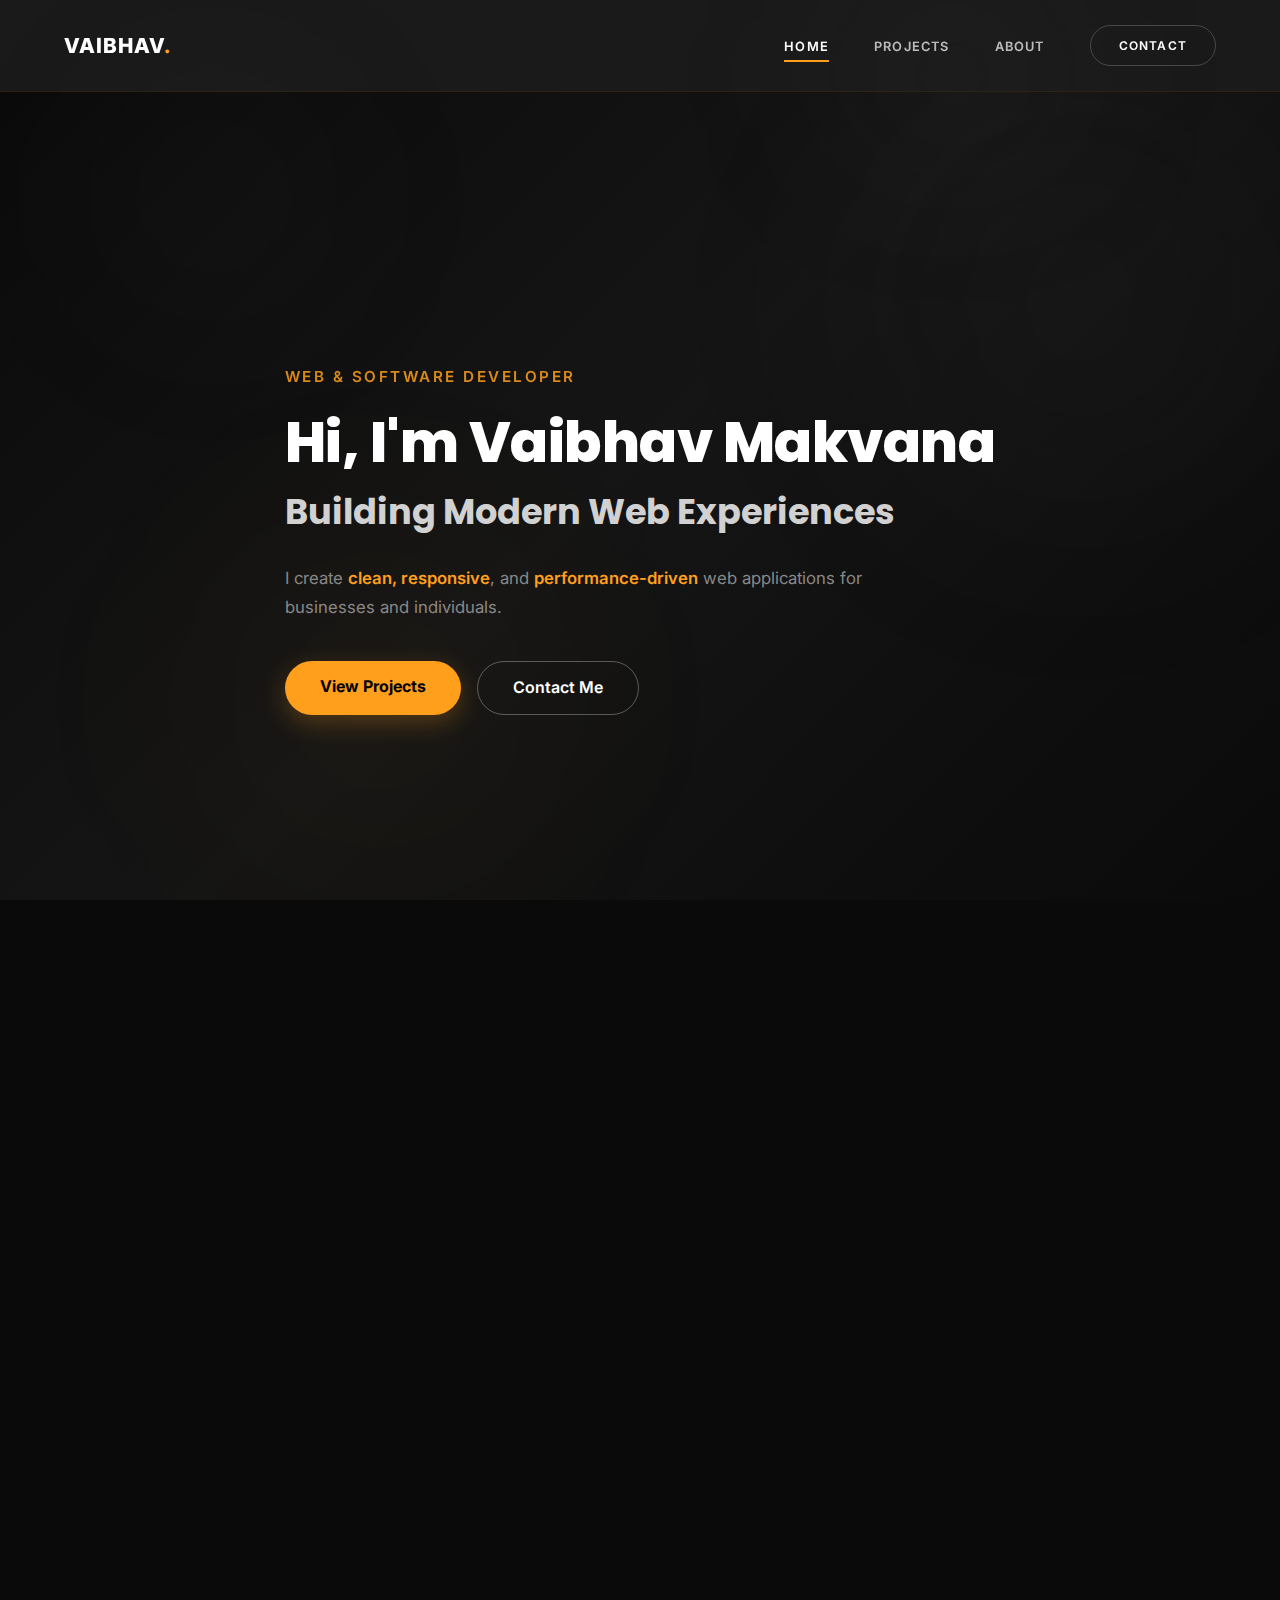
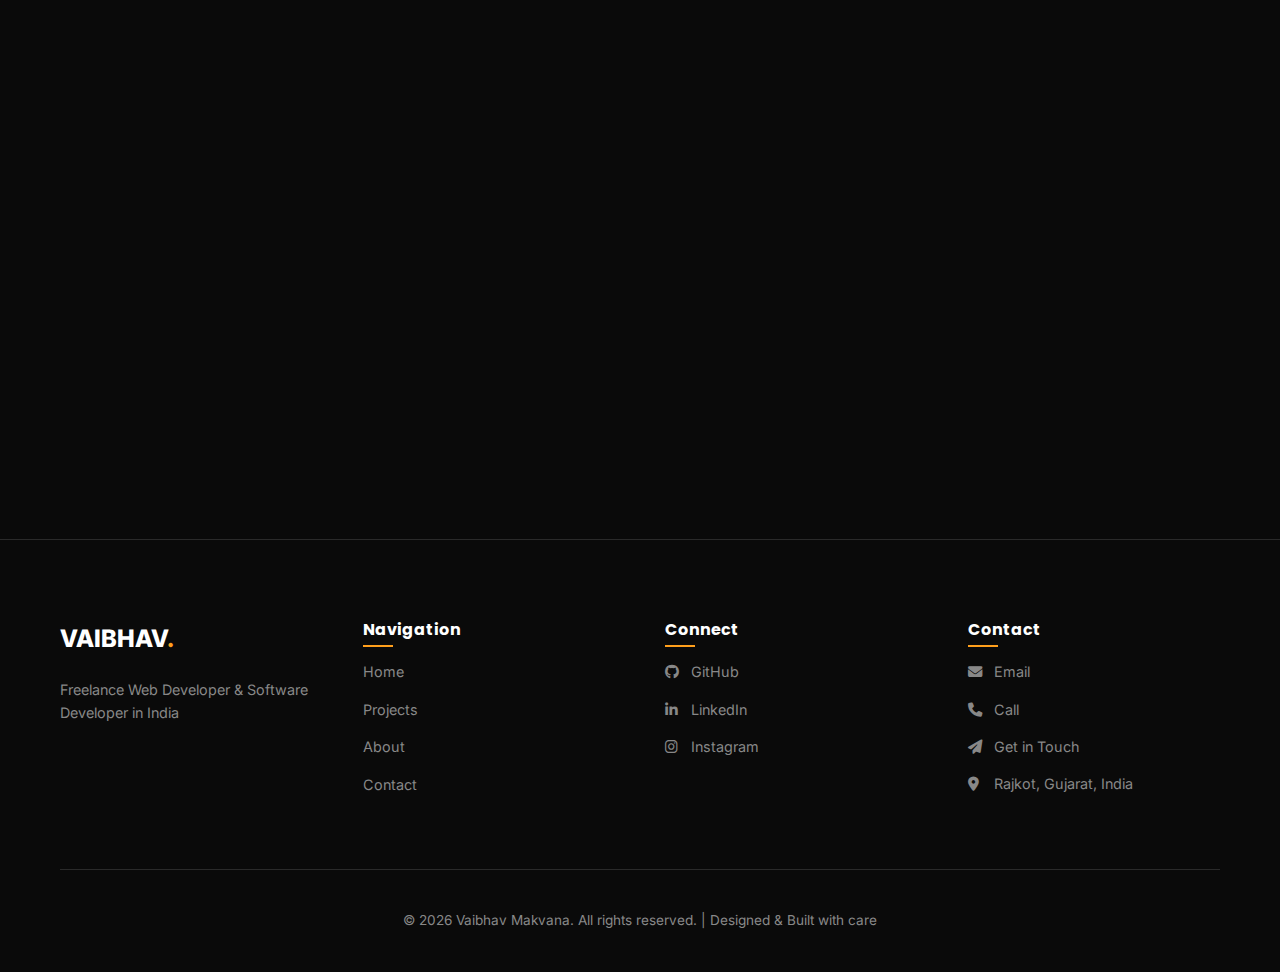
<file: index.html>
<!DOCTYPE html>
<html lang="en">

<head>
    <meta charset="UTF-8">
    <meta name="viewport" content="width=device-width, initial-scale=1.0">
    <link rel="canonical" href="https://vaibhavmakvana.in/">
    <title>Vaibhav Makvana | Web Developer & Software Developer Portfolio</title>
    <meta name="description"
        content="Web developer specializing in modern websites, full-stack apps, business software, and custom solutions. View projects and contact me.">

    <link rel="icon" type="image/x-icon" href="favicon.ico">
    <link rel="icon" type="image/png" sizes="32x32" href="favicon-32x32.png">
    <link rel="icon" type="image/png" sizes="16x16" href="favicon-16x16.png">
    <link rel="apple-touch-icon" href="apple-touch-icon.png">

    <!-- Google Fonts -->
    <link rel="preconnect" href="https://fonts.googleapis.com">
    <link rel="preconnect" href="https://fonts.gstatic.com" crossorigin>
    <link
        href="https://fonts.googleapis.com/css2?family=Inter:wght@400;500;600&family=Poppins:wght@700;800&display=swap"
        rel="stylesheet">

    <!-- CSS -->
    <link rel="stylesheet" href="css/styles.css">
    <!-- Font Awesome -->
    <link rel="stylesheet" href="https://cdnjs.cloudflare.com/ajax/libs/font-awesome/6.4.0/css/all.min.css">
    <style>
        /* Home page specific styles */
        .hero {
            position: relative;
            min-height: 100vh;
            display: flex;
            align-items: center;
            justify-content: flex-start;
            padding-top: 180px;
        }

        .hero .container {
            position: relative;
            z-index: 1;
            display: flex;
            align-items: center;
            justify-content: flex-start;
        }

        .hero-content {
            max-width: 750px;
            width: 100%;
        }

        .hero-subtitle {
            font-size: 0.95rem;
            text-transform: uppercase;
            letter-spacing: 2.5px;
            margin-bottom: 20px;
            display: block;
            font-weight: 600;
            opacity: 0.85;
        }

        .hero h1 {
            font-size: 3.5rem;
            margin-bottom: 12px;
            font-weight: 800;
            line-height: 1.2;
            letter-spacing: -0.5px;
        }

        .hero h2 {
            font-size: 2.2rem;
            margin-bottom: 30px;
            font-weight: 700;
            line-height: 1.3;
            color: #d1d1d1;
        }

        .hero p {
            font-size: 1.05rem;
            color: var(--text-muted);
            margin-bottom: 40px;
            max-width: 650px;
            line-height: 1.7;
        }

        .hero p .accent-word {
            color: var(--accent-color);
            font-weight: 600;
        }

        .hero-btns {
            display: flex;
            gap: 16px;
            flex-wrap: wrap;
        }

        .hero .btn {
            font-size: 1rem;
            padding: 13px 35px;
        }

        .hero .btn-primary {
            background: var(--accent-color);
            color: #000;
            font-weight: 700;
            box-shadow: 0 8px 25px rgba(255, 159, 28, 0.25);
        }

        .hero .btn-primary:hover {
            transform: translateY(-2px);
            box-shadow: 0 12px 35px rgba(255, 159, 28, 0.4);
        }

        .hero .btn-outline {
            border: 1.5px solid rgba(255, 255, 255, 0.3);
            color: var(--text-main);
            font-weight: 600;
            background: transparent;
        }

        .hero .btn-outline:hover {
            border-color: var(--accent-color);
            color: var(--accent-color);
            background: rgba(255, 159, 28, 0.05);
            transform: translateY(-2px);
        }

        .skills-container {
            margin-top: 50px;
        }

        /* Bento Grid Layout */
        .bento-grid {
            display: grid;
            grid-template-columns: repeat(3, 1fr);
            gap: 20px;
        }

        .skill-pod {
            background: rgba(30, 30, 30, 0.4);
            border: 1px solid rgba(255, 255, 255, 0.03);
            border-radius: 20px;
            padding: 25px;
            transition: all 0.3s ease;
            display: flex;
            flex-direction: column;
            gap: 15px;
        }

        .skill-pod:hover {
            border-color: rgba(255, 255, 255, 0.1);
            background: rgba(40, 40, 40, 0.5);
            transform: translateY(-2px);
        }

        .skill-pod h3 {
            font-size: 0.9rem;
            text-transform: uppercase;
            letter-spacing: 1.5px;
            margin-bottom: 5px;
            font-weight: 700;
            display: flex;
            align-items: center;
            gap: 12px;
        }

        .skill-pod h3::before {
            content: '';
            width: 8px;
            height: 8px;
            border-radius: 50%;
            background: currentColor;
            display: inline-block;
        }

        .skill-pod.large {
            grid-column: span 2;
        }

        .skill-pod.medium {
            grid-column: span 2;
        }

        @media (max-width: 992px) {
            .bento-grid {
                grid-template-columns: repeat(2, 1fr);
            }
        }

        @media (max-width: 600px) {
            .bento-grid {
                grid-template-columns: 1fr;
            }

            .skill-pod.large,
            .skill-pod.medium {
                grid-column: span 1;
                grid-row: span 1;
            }
        }

        .projects-grid {
            display: grid;
            grid-template-columns: repeat(auto-fit, minmax(320px, 1fr));
            gap: 30px;
            margin-top: 50px;
        }

        /* Featured Projects Section Styling */
        .featured-projects-header {
            display: flex;
            justify-content: space-between;
            align-items: flex-end;
            margin-bottom: 50px;
        }

        .featured-projects-header .view-all {
            color: var(--accent-color);
            font-weight: 600;
            font-size: 0.95rem;
            transition: var(--transition);
        }

        .featured-projects-header .view-all:hover {
            transform: translateX(5px);
        }

        .services-list {
            margin-top: 50px;
            display: grid;
            grid-template-columns: 1fr 1fr;
            gap: 20px;
        }

        .service-row {
            display: flex;
            flex-direction: column;
            gap: 15px;
            padding: 30px;
            background: rgba(255, 255, 255, 0.03);
            border: 1px solid rgba(255, 255, 255, 0.05);
            border-radius: 12px;
            transition: all 0.3s cubic-bezier(0.4, 0, 0.2, 1);
            position: relative;
            overflow: hidden;
        }

        .service-row:hover {
            background: rgba(255, 255, 255, 0.05);
            border-color: var(--accent-color);
            transform: translateY(-5px);
        }

        .service-number {
            font-size: 0.8rem;
            color: var(--accent-color);
            font-weight: 700;
            letter-spacing: 2px;
            opacity: 0.6;
        }

        .service-title {
            font-size: 1.25rem;
            font-weight: 700;
            color: var(--text-main);
        }

        .service-desc {
            font-size: 0.95rem;
            color: var(--text-muted);
            line-height: 1.6;
        }

        @media (max-width: 900px) {
            .services-list {
                grid-template-columns: 1fr;
            }
        }

        .service-desc {
            margin-top: 5px;
        }

        /* Mobile responsiveness */
        @media (max-width: 1024px) {
            .hero h1 {
                font-size: 3rem;
            }

            .hero h2 {
                font-size: 2rem;
            }

            .hero-subtitle {
                font-size: 0.9rem;
            }

            .hero p {
                font-size: 1rem;
            }
        }

        @media (max-width: 768px) {
            .hero {
                padding-top: 160px;
                min-height: auto;
                padding-bottom: 60px;
            }

            .hero h1 {
                font-size: 2.5rem;
                margin-bottom: 10px;
            }

            .hero h2 {
                font-size: 1.7rem;
                margin-bottom: 25px;
            }

            .hero p {
                font-size: 0.95rem;
                margin-bottom: 35px;
            }

            .hero-btns {
                gap: 12px;
            }

            .hero .btn {
                font-size: 0.95rem;
                padding: 13px 28px;
            }

            .featured-projects-header {
                flex-direction: column;
                align-items: flex-start;
                margin-bottom: 35px;
            }

            .featured-projects-header .view-all {
                margin-top: 15px;
            }
        }

        @media (max-width: 480px) {
            .hero {
                padding-top: 150px;
                padding-bottom: 50px;
            }

            .hero h1 {
                font-size: 2.1rem;
                line-height: 1.1;
                margin-bottom: 12px;
            }

            .hero h2 {
                font-size: 1.4rem;
                margin-bottom: 25px;
                line-height: 1.2;
            }

            .hero p {
                font-size: 0.9rem;
                line-height: 1.6;
                margin-bottom: 40px;
            }

            .hero-btns {
                flex-direction: column;
                width: 100%;
                gap: 12px;
            }

            .hero .btn {
                width: 100%;
                padding: 14px 20px;
                text-align: center;
            }

            .hero-subtitle {
                font-size: 0.8rem;
                letter-spacing: 2px;
                margin-bottom: 15px;
            }
        }
    </style>
</head>

<body>

    <!-- Header -->
    <header>
        <div class="container nav">
            <a href="index.html" class="logo">VAIBHAV<span class="text-accent">.</span></a>
            <div class="nav-toggle">☰</div>
            <ul class="nav-links">
                <li><a href="index.html" class="active">Home</a></li>
                <li><a href="projects.html">Projects</a></li>
                <li><a href="about.html">About</a></li>
                <li><a href="contact.html" class="btn btn-outline">Contact</a></li>
            </ul>
        </div>
    </header>

    <main>
        <!-- Hero Section -->
        <section class="hero section-hero">
            <div class="container">
                <div class="hero-content">
                    <span class="hero-subtitle text-accent">Web & Software Developer</span>
                    <h1>Hi, I'm Vaibhav Makvana</h1>
                    <h2>Building Modern Web Experiences</h2>
                    <p>I create <span class="accent-word">clean, responsive</span>, and <span
                            class="accent-word">performance-driven</span> web applications for businesses and
                        individuals.</p>
                    <div class="hero-btns">
                        <a href="projects.html" class="btn btn-primary">View Projects</a>
                        <a href="contact.html" class="btn btn-outline">Contact Me</a>
                    </div>
                </div>
            </div>
        </section>

        <!-- Featured Projects -->
        <section class="section" style="background: #111111;">
            <div class="container">
                <div class="featured-projects-header">
                    <div>
                        <span class="text-accent"
                            style="font-weight: 600; text-transform: uppercase; letter-spacing: 2.5px; font-size: 0.9rem;">My
                            Projects Highlight</span>
                        <h2 style="font-size: 2.2rem; margin-top: 12px; font-weight: 700;">Featured Works</h2>
                    </div>
                    <a href="projects.html" class="view-all">View All Projects →</a>
                </div>

                <div id="featured-projects-container" class="projects-grid">
                    <!-- Projects will be rendered here via JS -->
                </div>
            </div>
        </section>

        <!-- Skills Section -->
        <section class="section" style="background: #0a0a0a;">
            <div class="container">
                <div style="margin-bottom: 60px;">
                    <span class="text-accent"
                        style="font-weight: 600; text-transform: uppercase; letter-spacing: 2.5px; font-size: 0.9rem;">Expertise</span>
                    <h2 style="font-size: 2.5rem; margin-top: 12px; font-weight: 700;">Skills</h2>
                </div>

                <div class="bento-grid">
                    <!-- Frontend - Small Pod -->
                    <div class="skill-pod">
                        <h3 style="color: #60a5fa;">Frontend</h3>
                        <div class="skill-list" id="frontend-skills"></div>
                    </div>

                    <!-- Backend - Large Pod -->
                    <div class="skill-pod large">
                        <h3 style="color: #fb923c;">Backend & DB</h3>
                        <div class="skill-list" id="backend-skills"></div>
                    </div>

                    <!-- Tools - Small Pod -->
                    <div class="skill-pod">
                        <h3 style="color: #a78bfa;">Tools</h3>
                        <div class="skill-list" id="tools-skills"></div>
                    </div>

                    <!-- Web & SEO - Small Pod -->
                    <div class="skill-pod">
                        <h3 style="color: #4ade80;">Web & SEO</h3>
                        <div class="skill-list" id="web-skills"></div>
                    </div>

                    <!-- Other - Small Pod -->
                    <div class="skill-pod">
                        <h3 style="color: #f472b6;">Other</h3>
                        <div class="skill-list" id="other-skills"></div>
                    </div>
                </div>
            </div>
        </section>

        <!-- Services Section -->
        <section class="section" style="background: #0d0d0d;">
            <div class="container">
                <div style="margin-bottom: 40px;">
                    <span class="text-accent"
                        style="font-weight: 600; text-transform: uppercase; letter-spacing: 2.5px; font-size: 0.9rem;">Expert
                        Services</span>
                    <h2 style="font-size: 2.5rem; margin-top: 12px; font-weight: 700;">Services I Offer</h2>
                </div>

                <div id="services-list" class="services-list">
                    <!-- Services will be rendered here via JS -->
                </div>
            </div>
        </section>

        <!-- About Preview -->
        <section class="section" style="background: #111111; text-align: center;">
            <div class="container" style="max-width: 800px;">
                <div>
                    <span class="text-accent"
                        style="font-weight: 600; text-transform: uppercase; letter-spacing: 2.5px; font-size: 0.9rem;">About
                        Me</span>
                    <h2 style="font-size: 2.5rem; margin: 12px 0 25px; font-weight: 700;">Let's Get To Know Me Closer
                    </h2>
                    <p class="text-muted" style="margin-bottom: 40px; font-size: 1.1rem; line-height: 1.8;">"I am a web
                        developer focused on building clean, responsive, and performance-driven web applications. I
                        enjoy turning ideas into functional products using HTML, CSS, and JavaScript, and I am currently
                        expanding my skills in backend development."</p>
                    <a href="about.html" class="btn btn-outline">Read More About Me</a>
                </div>
            </div>
        </section>
    </main>

    <!-- Footer -->
    <footer>
        <div class="container">
            <div class="footer-content">
                <div>
                    <div class="footer-logo">VAIBHAV<span class="text-accent">.</span></div>
                    <p class="text-muted" style="margin-bottom: 20px; font-size: 0.9rem;">Freelance Web Developer &
                        Software Developer in India</p>
                </div>
                <div>
                    <h4 class="footer-title">Navigation</h4>
                    <ul class="footer-links">
                        <li><a href="index.html">Home</a></li>
                        <li><a href="projects.html">Projects</a></li>
                        <li><a href="about.html">About</a></li>
                        <li><a href="contact.html">Contact</a></li>
                    </ul>
                </div>
                <div>
                    <h4 class="footer-title">Connect</h4>
                    <ul class="footer-links">
                        <li><a href="https://github.com/makvana-vaibhav" target="_blank"><i class="fab fa-github"
                                    style="margin-right: 10px; width: 16px;"></i>GitHub</a></li>
                        <li><a href="https://www.linkedin.com/in/vaibhav-makvana/" target="_blank"><i
                                    class="fab fa-linkedin-in" style="margin-right: 10px; width: 16px;"></i>LinkedIn</a>
                        </li>
                        <li><a href="https://www.instagram.com/vaibhav_.ahir/" target="_blank"><i
                                    class="fab fa-instagram" style="margin-right: 10px; width: 16px;"></i>Instagram</a>
                        </li>
                    </ul>
                </div>
                <div>
                    <h4 class="footer-title">Contact</h4>
                    <ul class="footer-links">
                        <li><a href="mailto:vaibhavmakvana14118@gmail.com"><i class="fas fa-envelope"
                                    style="margin-right: 10px; width: 16px;"></i>Email</a></li>
                        <li><a href="tel:+919106117060"><i class="fas fa-phone"
                                    style="margin-right: 10px; width: 16px;"></i>Call</a></li>
                        <li><a href="contact.html"><i class="fas fa-paper-plane"
                                    style="margin-right: 10px; width: 16px;"></i>Get in Touch</a></li>
                        <li class="text-muted" style="font-size: 0.9rem; margin-top: 10px;"><i
                                class="fas fa-location-dot" style="margin-right: 10px; width: 16px;"></i>Rajkot,
                            Gujarat, India</li>
                    </ul>
                </div>
            </div>
            <div class="footer-bottom">
                <p>&copy; 2026 Vaibhav Makvana. All rights reserved. | Designed & Built with care</p>
            </div>
        </div>
    </footer>

    <!-- Scripts -->
    <script src="js/data.js"></script>
    <script src="js/main.js"></script>
    <script>
        // Render Home page specific content
        document.addEventListener('DOMContentLoaded', () => {
            // Render 3 featured projects
            renderProjectCards('#featured-projects-container', true, 3);

            // Render Skills
            const renderSkillTags = (id, list) => {
                const el = document.getElementById(id);
                if (el && list) {
                    el.innerHTML = list.map(s => `<span class="skill-tag">${s}</span>`).join('');
                }
            };

            renderSkillTags('frontend-skills', portfolioData.skills.frontend);
            renderSkillTags('backend-skills', portfolioData.skills.backend);
            renderSkillTags('tools-skills', portfolioData.skills.tools);
            renderSkillTags('web-skills', portfolioData.skills.web);
            renderSkillTags('other-skills', portfolioData.skills.other);

            // Render Services
            const servicesList = document.getElementById('services-list');
            if (servicesList && portfolioData.services) {
                servicesList.innerHTML = portfolioData.services.map((service, index) => `
                    <div class="service-row">
                        <div class="service-number">${(index + 1).toString().padStart(2, '0')}</div>
                        <div class="service-title">${service.title}</div>
                        <div class="service-desc">${service.description}</div>
                    </div>
                `).join('');
            }
        });
    </script>
</body>

</html>
</file>
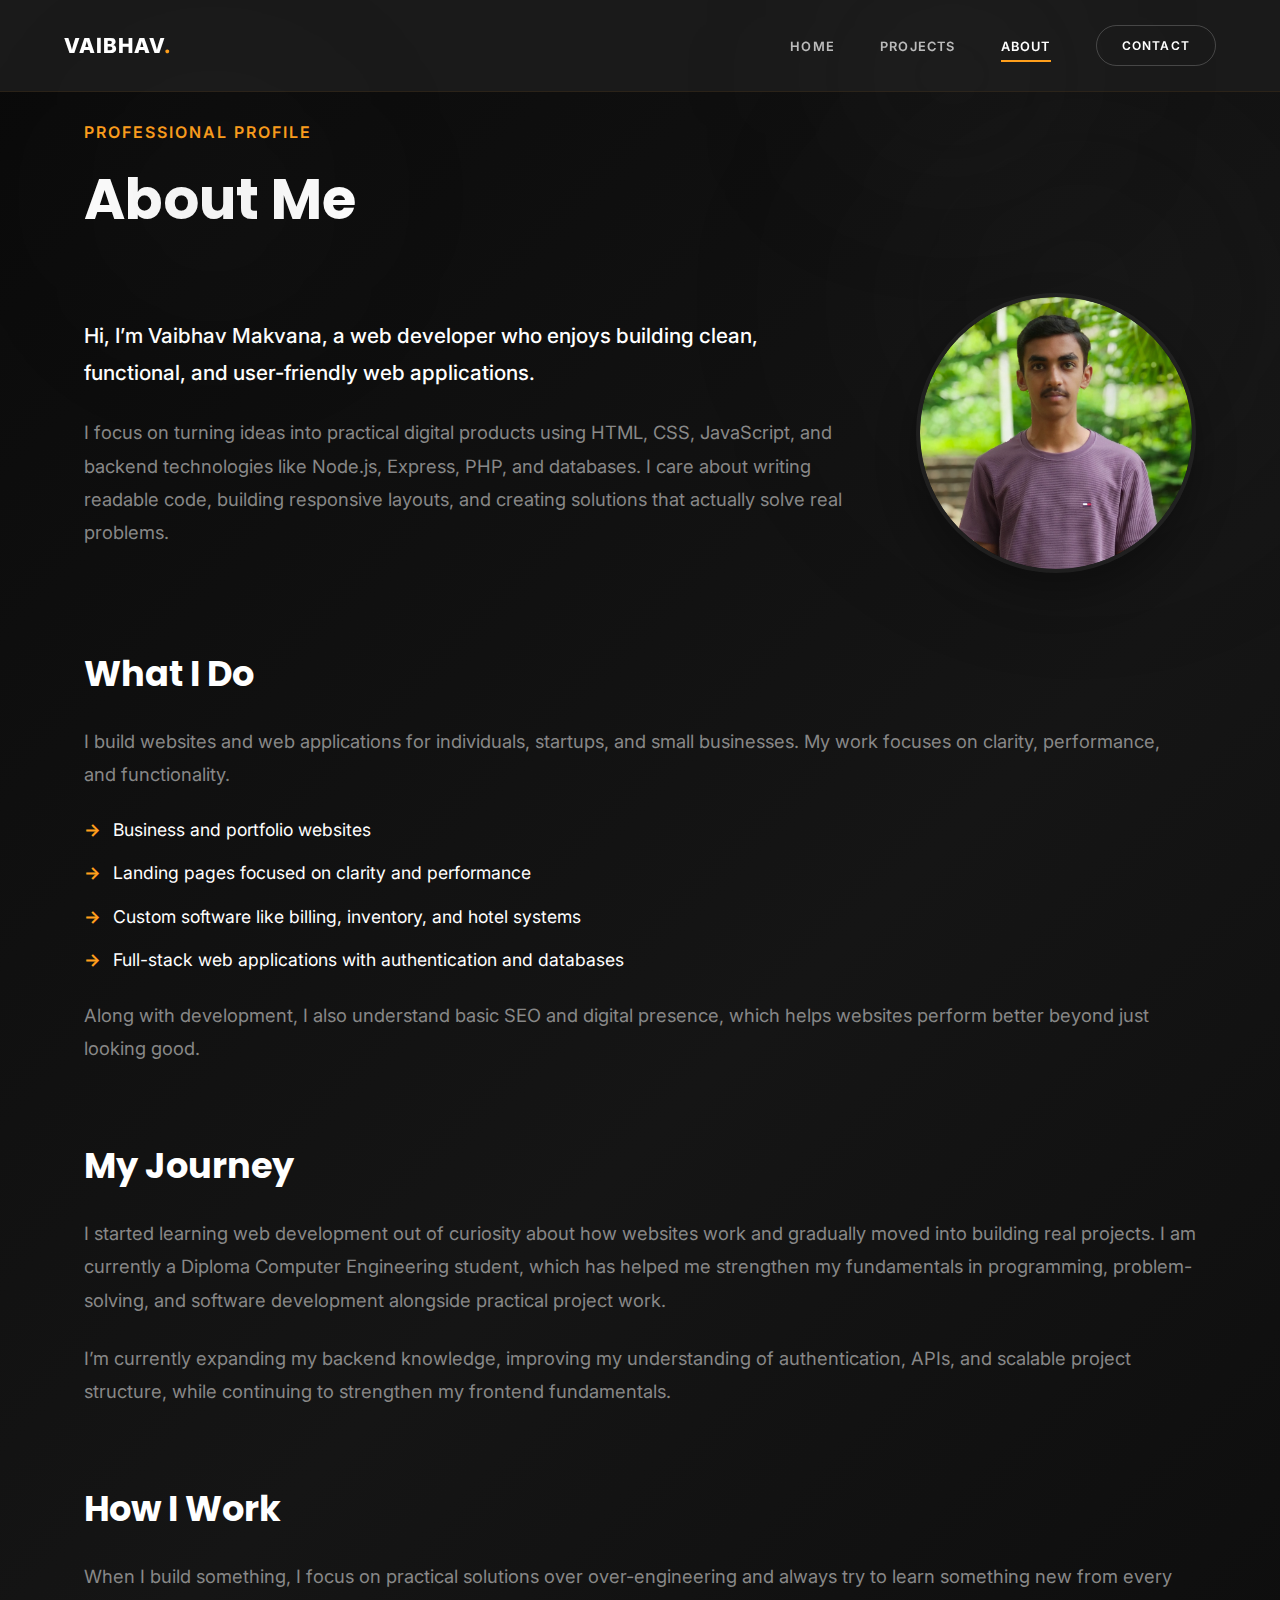
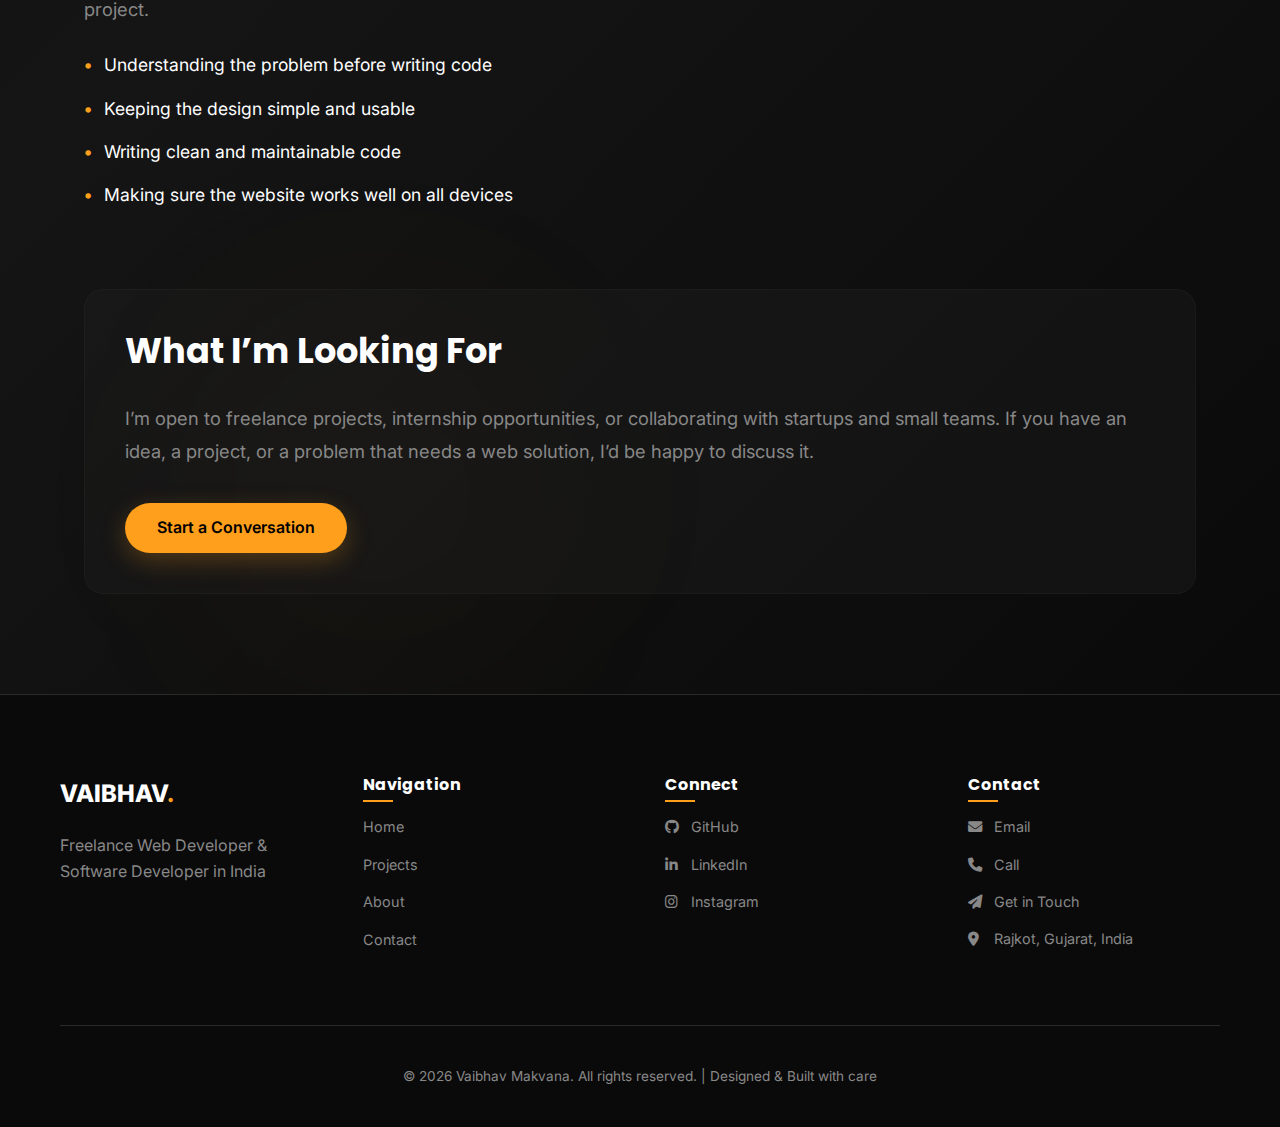
<file: about.html>
<!DOCTYPE html>
<html lang="en">

<head>
    <meta charset="UTF-8">
    <meta name="viewport" content="width=device-width, initial-scale=1.0">
    <link rel="canonical" href="https://vaibhavmakvana.in/about.html">
    <title>About Vaibhav Makvana | Web & Software Developer</title>
    <meta name="description"
        content="Learn about Vaibhav Makvana's background, skills, and experience in building custom web applications and business software solutions.">

    <!-- Person Schema -->
    <script type="application/ld+json">
  {
    "@context": "https://schema.org",
    "@type": "Person",
    "@id": "https://vaibhavmakvana.in/#person",
    "name": "Vaibhav Makvana",
    "url": "https://vaibhavmakvana.in",
    "image": "https://vaibhavmakvana.in/images/vaibhav-makvana.webp",
    "sameAs": [
      "https://www.linkedin.com/in/vaibhav-makvana",
      "https://github.com/makvana-vaibhav"
    ],
    "jobTitle": "Web & Software Developer",
    "address": {
      "@type": "PostalAddress",
      "addressLocality": "Rajkot",
      "addressRegion": "Gujarat",
      "addressCountry": "India"
    }
  }
  </script>

    <link rel="icon" type="image/x-icon" href="favicon.ico">
    <link rel="icon" type="image/png" sizes="32x32" href="favicon-32x32.png">
    <link rel="icon" type="image/png" sizes="16x16" href="favicon-16x16.png">
    <link rel="apple-touch-icon" href="apple-touch-icon.png">

    <link rel="preconnect" href="https://fonts.googleapis.com">
    <link rel="preconnect" href="https://fonts.gstatic.com" crossorigin>
    <link
        href="https://fonts.googleapis.com/css2?family=Inter:wght@400;500;600&family=Poppins:wght@700;800&display=swap"
        rel="stylesheet">

    <link rel="stylesheet" href="css/styles.css">
    <!-- Font Awesome -->
    <link rel="stylesheet" href="https://cdnjs.cloudflare.com/ajax/libs/font-awesome/6.4.0/css/all.min.css">
    <style>
        .about-hero {
            padding: 120px 5% 100px;
        }

        .info-grid {
            display: grid;
            grid-template-columns: 1fr 2fr;
            gap: 60px;
            margin-top: 80px;
        }

        .mission-box {
            background: var(--bg-card);
            padding: 40px;
            border-radius: 20px;
            border-left: 5px solid var(--accent-color);
        }
    </style>
</head>

<body>

    <!-- Header -->
    <header>
        <div class="container nav">
            <a href="index.html" class="logo">VAIBHAV<span class="text-accent">.</span></a>
            <div class="nav-toggle">☰</div>
            <ul class="nav-links">
                <li><a href="index.html">Home</a></li>
                <li><a href="projects.html">Projects</a></li>
                <li><a href="about.html" class="active">About</a></li>
                <li><a href="contact.html" class="btn btn-outline" style="padding: 10px 25px;">Contact</a></li>
            </ul>
        </div>
    </header>

    <main>
        <section class="about-hero section-hero">
            <div class="container container-narrow">
                <span class="text-accent"
                    style="font-weight: 600; text-transform: uppercase; letter-spacing: 2px;">Professional
                    Profile</span>
                <h1 style="font-size: 3.5rem; margin-top: 20px; line-height: 1.2;">About Me</h1>

                <div class="about-intro"
                    style="display: flex; align-items: center; gap: 60px; flex-wrap: wrap-reverse; margin-top: 60px;">
                    <div style="flex: 1; min-width: 300px;">
                        <p style="font-size: 1.3rem; line-height: 1.8; color: var(--text-main); font-weight: 500;">
                            Hi, I’m Vaibhav Makvana, a web developer who enjoys building clean, functional, and
                            user-friendly web applications.
                        </p>
                        <p class="text-muted" style="font-size: 1.15rem; line-height: 1.8; margin-top: 25px;">
                            I focus on turning ideas into practical digital products using HTML, CSS, JavaScript, and
                            backend technologies like Node.js, Express, PHP, and databases. I care about writing
                            readable
                            code, building responsive layouts, and creating solutions that actually solve real problems.
                        </p>
                    </div>
                    <div class="profile-image-container" style="flex-shrink: 0; margin: 0 auto;">
                        <img src="img/vaibhav-makvana.webp" alt="Vaibhav Makvana - Web & Software Developer from India"
                            loading="lazy"
                            style="width: 280px; height: 280px; border-radius: 50%; object-fit: cover; border: 4px solid rgba(255,255,255,0.05); box-shadow: 0 20px 40px rgba(0,0,0,0.3);">
                    </div>
                </div>

                <div style="margin-top: 80px;">
                    <h2 style="font-size: 2.2rem; margin-bottom: 30px;">What I Do</h2>
                    <p class="text-muted" style="font-size: 1.15rem; line-height: 1.8;">
                        I build websites and web applications for individuals, startups, and small businesses. My work
                        focuses on clarity, performance, and functionality.
                    </p>
                    <ul style="list-style: none; margin-top: 25px; display: grid; gap: 15px;">
                        <li
                            style="display: flex; align-items: flex-start; gap: 12px; color: var(--text-main); font-size: 1.1rem;">
                            <span class="text-accent" style="font-weight: 700;">→</span> Business and portfolio websites
                        </li>
                        <li
                            style="display: flex; align-items: flex-start; gap: 12px; color: var(--text-main); font-size: 1.1rem;">
                            <span class="text-accent" style="font-weight: 700;">→</span> Landing pages focused on
                            clarity and performance
                        </li>
                        <li
                            style="display: flex; align-items: flex-start; gap: 12px; color: var(--text-main); font-size: 1.1rem;">
                            <span class="text-accent" style="font-weight: 700;">→</span> Custom software like billing,
                            inventory, and hotel systems
                        </li>
                        <li
                            style="display: flex; align-items: flex-start; gap: 12px; color: var(--text-main); font-size: 1.1rem;">
                            <span class="text-accent" style="font-weight: 700;">→</span> Full-stack web applications
                            with authentication and databases
                        </li>
                    </ul>
                    <p class="text-muted" style="font-size: 1.15rem; line-height: 1.8; margin-top: 25px;">
                        Along with development, I also understand basic SEO and digital presence, which helps websites
                        perform better beyond just looking good.
                    </p>
                </div>

                <div style="margin-top: 80px;">
                    <h2 style="font-size: 2.2rem; margin-bottom: 30px;">My Journey</h2>
                    <p class="text-muted" style="font-size: 1.15rem; line-height: 1.8;">
                        I started learning web development out of curiosity about how websites work and gradually moved
                        into building real projects.
                        I am currently a Diploma Computer Engineering student, which has helped me strengthen my
                        fundamentals in programming, problem-solving, and software development alongside practical
                        project work.
                    </p>
                    <p class="text-muted" style="font-size: 1.15rem; line-height: 1.8; margin-top: 25px;">
                        I’m currently expanding my backend knowledge, improving my understanding of authentication,
                        APIs, and scalable project structure, while continuing to strengthen my frontend fundamentals.
                    </p>
                </div>

                <div style="margin-top: 80px;">
                    <h2 style="font-size: 2.2rem; margin-bottom: 30px;">How I Work</h2>
                    <p class="text-muted" style="font-size: 1.15rem; line-height: 1.8;">
                        When I build something, I focus on practical solutions over over-engineering and always try to
                        learn something new from every project.
                    </p>
                    <ul style="list-style: none; margin-top: 25px; display: grid; gap: 15px;">
                        <li
                            style="display: flex; align-items: flex-start; gap: 12px; color: var(--text-main); font-size: 1.1rem;">
                            <span class="text-accent" style="font-weight: 700;">•</span> Understanding the problem
                            before writing code
                        </li>
                        <li
                            style="display: flex; align-items: flex-start; gap: 12px; color: var(--text-main); font-size: 1.1rem;">
                            <span class="text-accent" style="font-weight: 700;">•</span> Keeping the design simple and
                            usable
                        </li>
                        <li
                            style="display: flex; align-items: flex-start; gap: 12px; color: var(--text-main); font-size: 1.1rem;">
                            <span class="text-accent" style="font-weight: 700;">•</span> Writing clean and maintainable
                            code
                        </li>
                        <li
                            style="display: flex; align-items: flex-start; gap: 12px; color: var(--text-main); font-size: 1.1rem;">
                            <span class="text-accent" style="font-weight: 700;">•</span> Making sure the website works
                            well on all devices
                        </li>
                    </ul>
                </div>

                <div
                    style="margin-top: 80px; padding: 40px; background: rgba(30, 30, 30, 0.4); border-radius: 20px; border: 1px solid rgba(255, 255, 255, 0.03);">
                    <h2 style="font-size: 2.2rem; margin-bottom: 30px;">What I’m Looking For</h2>
                    <p class="text-muted" style="font-size: 1.15rem; line-height: 1.8;">
                        I’m open to freelance projects, internship opportunities, or collaborating with startups and
                        small teams. If you have an idea, a project, or a problem that needs a web solution, I’d be
                        happy to discuss it.
                    </p>
                    <div style="margin-top: 35px;">
                        <a href="contact.html" class="btn btn-primary">Start a Conversation</a>
                    </div>
                </div>
            </div>
        </section>
    </main>

    <!-- Footer -->
    <footer>
        <div class="container">
            <div class="footer-content">
                <div>
                    <div class="footer-logo">VAIBHAV<span class="text-accent">.</span></div>
                    <p class="text-muted" style="margin-bottom: 25px;">Freelance Web Developer &
                        Software Developer in India</p>
                </div>
                <div>
                    <h4 class="footer-title">Navigation</h4>
                    <ul class="footer-links">
                        <li><a href="index.html">Home</a></li>
                        <li><a href="projects.html">Projects</a></li>
                        <li><a href="about.html">About</a></li>
                        <li><a href="contact.html">Contact</a></li>
                    </ul>
                </div>
                <div>
                    <h4 class="footer-title">Connect</h4>
                    <ul class="footer-links">
                        <li><a href="https://github.com/makvana-vaibhav" target="_blank"><i class="fab fa-github"
                                    style="margin-right: 10px; width: 16px;"></i>GitHub</a></li>
                        <li><a href="https://www.linkedin.com/in/vaibhav-makvana/" target="_blank"><i
                                    class="fab fa-linkedin-in" style="margin-right: 10px; width: 16px;"></i>LinkedIn</a>
                        </li>
                        <li><a href="https://www.instagram.com/vaibhav_.ahir/" target="_blank"><i
                                    class="fab fa-instagram" style="margin-right: 10px; width: 16px;"></i>Instagram</a>
                        </li>
                    </ul>
                </div>
                <div>
                    <h4 class="footer-title">Contact</h4>
                    <ul class="footer-links">
                        <li><a href="mailto:vaibhavmakvana14118@gmail.com"><i class="fas fa-envelope"
                                    style="margin-right: 10px; width: 16px;"></i>Email</a></li>
                        <li><a href="tel:+919106117060"><i class="fas fa-phone"
                                    style="margin-right: 10px; width: 16px;"></i>Call</a></li>
                        <li><a href="contact.html"><i class="fas fa-paper-plane"
                                    style="margin-right: 10px; width: 16px;"></i>Get in Touch</a></li>
                        <li class="text-muted" style="font-size: 0.9rem; margin-top: 10px;"><i
                                class="fas fa-location-dot" style="margin-right: 10px; width: 16px;"></i>Rajkot,
                            Gujarat, India</li>
                    </ul>
                </div>
            </div>
            <div class="footer-bottom">
                <p>&copy; 2026 Vaibhav Makvana. All rights reserved. | Designed & Built with care</p>
            </div>
        </div>
    </footer>

    <script src="js/main.js"></script>
</body>

</html>
</file>
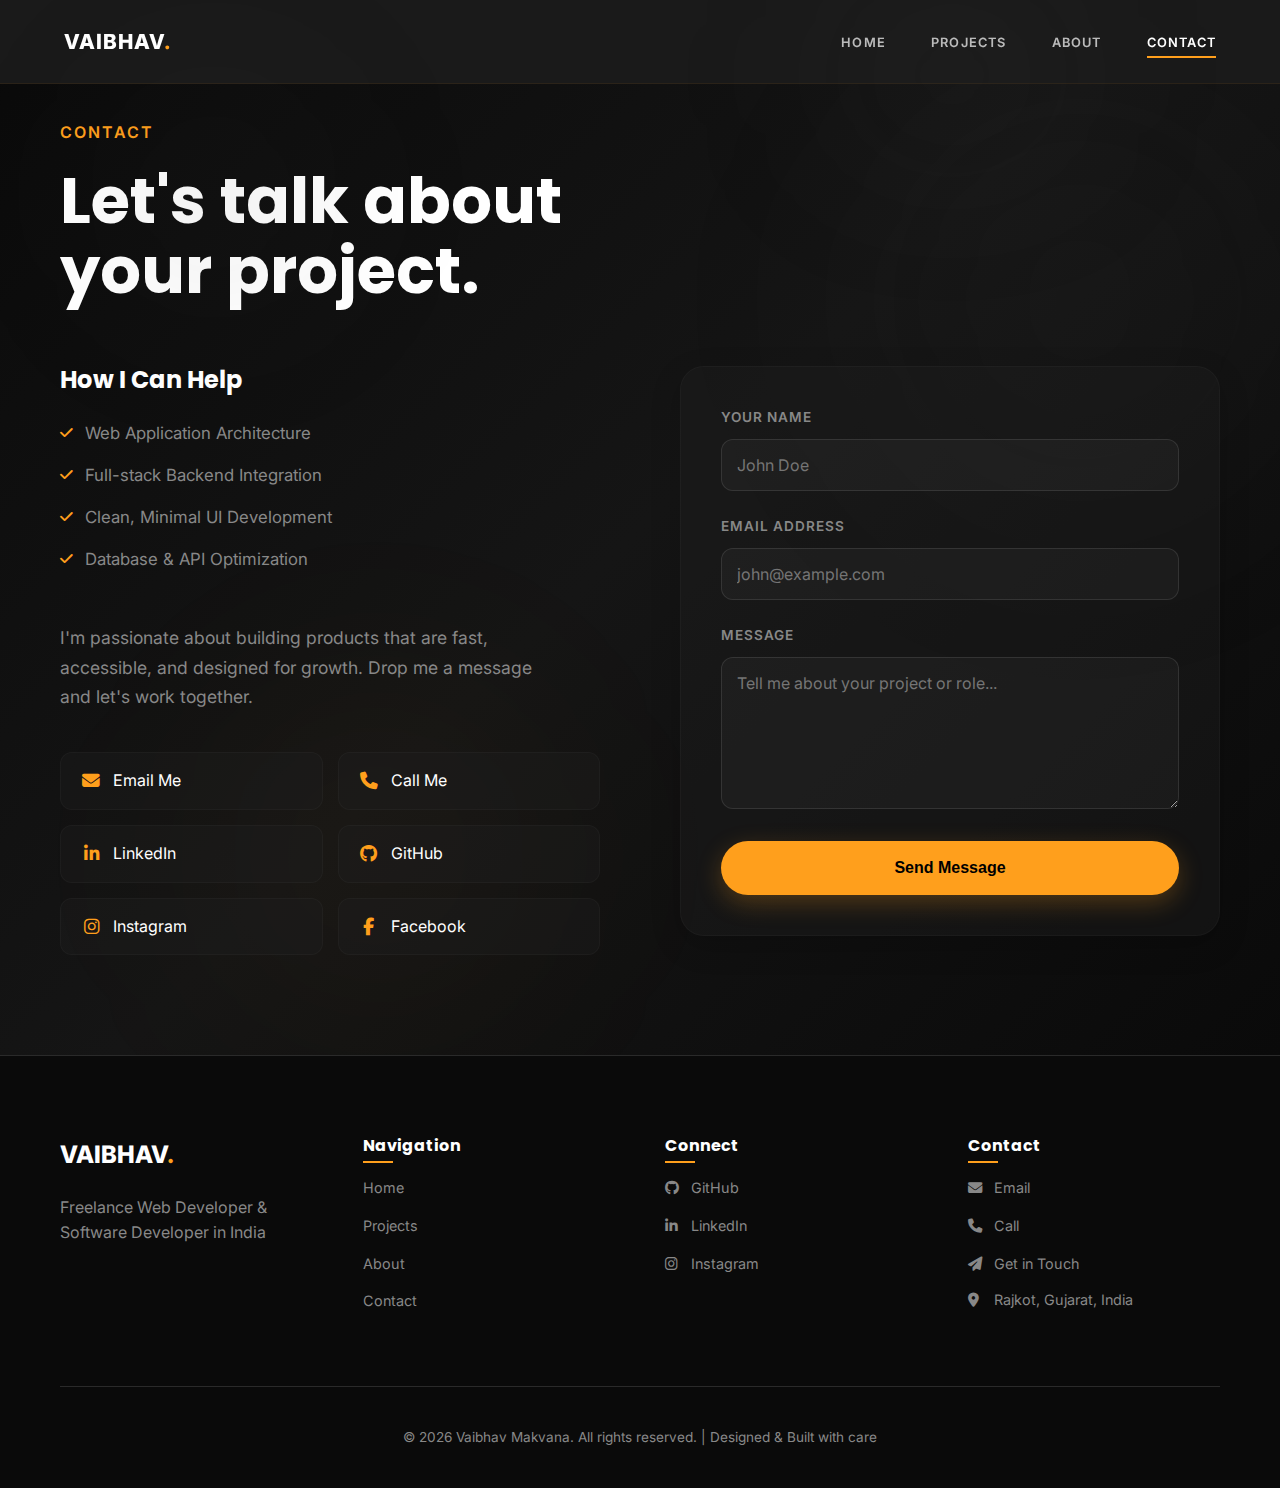
<file: contact.html>
<!DOCTYPE html>
<html lang="en">

<head>
    <meta charset="UTF-8">
    <meta name="viewport" content="width=device-width, initial-scale=1.0">
    <link rel="canonical" href="https://vaibhavmakvana.in/contact.html">
    <title>Contact Vaibhav Makvana | Hire a Web Developer</title>
    <meta name="description"
        content="Get in touch with Vaibhav Makvana for web development projects, custom software solutions, or collaboration inquiries.">

    <link rel="icon" type="image/x-icon" href="favicon.ico">
    <link rel="icon" type="image/png" sizes="32x32" href="favicon-32x32.png">
    <link rel="icon" type="image/png" sizes="16x16" href="favicon-16x16.png">
    <link rel="apple-touch-icon" href="apple-touch-icon.png">

    <link rel="preconnect" href="https://fonts.googleapis.com">
    <link rel="preconnect" href="https://fonts.gstatic.com" crossorigin>
    <link
        href="https://fonts.googleapis.com/css2?family=Inter:wght@400;500;600&family=Poppins:wght@700;800&display=swap"
        rel="stylesheet">

    <link rel="stylesheet" href="css/styles.css">
    <!-- Font Awesome -->
    <link rel="stylesheet" href="https://cdnjs.cloudflare.com/ajax/libs/font-awesome/6.4.0/css/all.min.css">
    <style>
        .contact-grid {
            display: grid;
            grid-template-columns: 1fr 1fr;
            gap: 80px;
            margin-top: 60px;
        }

        .how-i-help {
            margin-bottom: 50px;
        }

        .how-i-help h3 {
            font-size: 1.5rem;
            margin-bottom: 25px;
            color: var(--text-main);
            font-weight: 700;
        }

        .help-list {
            list-style: none;
            display: grid;
            gap: 15px;
        }

        .help-list li {
            color: var(--text-muted);
            display: flex;
            align-items: center;
            gap: 12px;
            font-size: 1.05rem;
        }

        .help-list li i {
            color: var(--accent-color);
            font-size: 0.9rem;
        }

        .contact-links-grid {
            display: grid;
            grid-template-columns: repeat(auto-fill, minmax(180px, 1fr));
            gap: 15px;
            margin-top: 40px;
        }

        .direct-link {
            padding: 15px 20px;
            background: rgba(30, 30, 30, 0.4);
            border: 1px solid rgba(255, 255, 255, 0.03);
            border-radius: 12px;
            display: flex;
            align-items: center;
            gap: 12px;
            transition: var(--transition);
            color: var(--text-main);
            text-decoration: none;
        }

        .direct-link:hover {
            border-color: var(--accent-color);
            background: rgba(255, 159, 28, 0.05);
            transform: translateY(-2px);
            color: var(--accent-color);
        }

        .direct-link i {
            color: var(--accent-color);
            font-size: 1.1rem;
            width: 20px;
            text-align: center;
        }

        .contact-form-card {
            background: rgba(30, 30, 30, 0.4);
            padding: 40px;
            border-radius: 24px;
            border: 1px solid rgba(255, 255, 255, 0.03);
            box-shadow: 0 10px 30px rgba(0, 0, 0, 0.2);
        }

        .form-group {
            margin-bottom: 25px;
        }

        .form-group label {
            display: block;
            font-size: 0.85rem;
            text-transform: uppercase;
            letter-spacing: 1px;
            margin-bottom: 10px;
            color: var(--text-muted);
            font-weight: 600;
        }

        .form-control {
            width: 100%;
            background: rgba(255, 255, 255, 0.03);
            border: 1px solid rgba(255, 255, 255, 0.1);
            padding: 15px;
            border-radius: 12px;
            color: #fff;
            font-family: inherit;
            font-size: 1rem;
            outline: none;
            transition: var(--transition);
        }

        .form-control:focus {
            border-color: var(--accent-color);
            background: rgba(255, 255, 255, 0.05);
        }

        .availability-note {
            margin-top: 30px;
            padding-top: 25px;
            border-top: 1px solid rgba(255, 255, 255, 0.05);
            display: flex;
            align-items: center;
            gap: 10px;
            color: var(--text-muted);
            font-size: 0.95rem;
        }

        .availability-note i {
            color: #10b981;
            font-size: 0.8rem;
        }

        @media (max-width: 900px) {
            .contact-grid {
                grid-template-columns: 1fr;
                gap: 60px;
            }
        }
    </style>
</head>

<body>

    <!-- Header -->
    <header>
        <div class="container nav">
            <a href="index.html" class="logo">VAIBHAV<span class="text-accent">.</span></a>
            <div class="nav-toggle">☰</div>
            <ul class="nav-links">
                <li><a href="index.html">Home</a></li>
                <li><a href="projects.html">Projects</a></li>
                <li><a href="about.html">About</a></li>
                <li><a href="contact.html" class="active">Contact</a></li>
            </ul>
        </div>
    </header>

    <main>
        <section class="section-hero" style="padding: 120px 0 100px;">
            <div class="container">
                <span class="text-accent"
                    style="font-weight: 600; text-transform: uppercase; letter-spacing: 2px;">Contact</span>
                <h1 style="font-size: clamp(2.5rem, 5vw, 4rem); margin-top: 20px; line-height: 1.1;">Let's talk
                    about<br>your project.</h1>

                <div class="contact-grid">
                    <!-- Left Column: Info & Links -->
                    <div class="contact-info-section">
                        <div class="how-i-help">
                            <h3>How I Can Help</h3>
                            <ul class="help-list">
                                <li><i class="fas fa-check"></i> Web Application Architecture</li>
                                <li><i class="fas fa-check"></i> Full-stack Backend Integration</li>
                                <li><i class="fas fa-check"></i> Clean, Minimal UI Development</li>
                                <li><i class="fas fa-check"></i> Database & API Optimization</li>
                            </ul>
                        </div>

                        <p class="text-muted"
                            style="font-size: 1.1rem; line-height: 1.7; max-width: 500px; margin-bottom: 40px;">
                            I'm passionate about building products that are fast, accessible, and designed for growth.
                            Drop me a message and let's work together.
                        </p>

                        <div class="contact-links-grid">
                            <a href="mailto:vaibhavmakvana14118@gmail.com" class="direct-link">
                                <i class="fas fa-envelope"></i>
                                <span>Email Me</span>
                            </a>
                            <a href="tel:+919106117060" class="direct-link">
                                <i class="fas fa-phone"></i>
                                <span>Call Me</span>
                            </a>
                            <a href="https://www.linkedin.com/in/vaibhav-makvana/" target="_blank" class="direct-link">
                                <i class="fab fa-linkedin-in"></i>
                                <span>LinkedIn</span>
                            </a>
                            <a href="https://github.com/makvana-vaibhav" target="_blank" class="direct-link">
                                <i class="fab fa-github"></i>
                                <span>GitHub</span>
                            </a>
                            <a href="https://www.instagram.com/vaibhav_.ahir/" target="_blank" class="direct-link">
                                <i class="fab fa-instagram"></i>
                                <span>Instagram</span>
                            </a>
                            <a href="https://facebook.com/vaibhav_.ahir" target="_blank" class="direct-link">
                                <i class="fab fa-facebook-f"></i>
                                <span>Facebook</span>
                            </a>
                        </div>
                    </div>

                    <!-- Right Column: Form -->
                    <div class="contact-form-container">
                        <div class="contact-form-card">
                            <form id="contact-form" action="https://formspree.io/f/maqjlqzp" method="POST">
                                <div class="form-group">
                                    <label for="name">Your Name</label>
                                    <input type="text" id="name" name="name" class="form-control" placeholder="John Doe"
                                        required>
                                </div>
                                <div class="form-group">
                                    <label for="email">Email Address</label>
                                    <input type="email" id="email" name="email" class="form-control"
                                        placeholder="john@example.com" required>
                                </div>
                                <div class="form-group">
                                    <label for="message">Message</label>
                                    <textarea id="message" name="message" class="form-control" rows="6"
                                        placeholder="Tell me about your project or role..." required></textarea>
                                </div>
                                <div id="form-status"
                                    style="margin-bottom: 20px; padding: 15px; border-radius: 12px; display: none; text-align: center; font-weight: 500;">
                                </div>
                                <button type="submit" id="submit-btn" class="btn btn-primary"
                                    style="width: 100%; padding: 18px; font-weight: 600;">Send Message</button>
                            </form>
                        </div>
                    </div>
                </div>
            </div>
        </section>
    </main>

    <footer>
        <div class="container">
            <div class="footer-content">
                <div>
                    <div class="footer-logo">VAIBHAV<span class="text-accent">.</span></div>
                    <p class="text-muted" style="margin-bottom: 25px; max-width: 300px;">Freelance Web Developer &
                        Software Developer in India</p>
                </div>
                <div>
                    <h4 class="footer-title">Navigation</h4>
                    <ul class="footer-links">
                        <li><a href="index.html">Home</a></li>
                        <li><a href="projects.html">Projects</a></li>
                        <li><a href="about.html">About</a></li>
                        <li><a href="contact.html">Contact</a></li>
                    </ul>
                </div>
                <div>
                    <h4 class="footer-title">Connect</h4>
                    <ul class="footer-links">
                        <li><a href="https://github.com/makvana-vaibhav" target="_blank"><i class="fab fa-github"
                                    style="margin-right: 10px; width: 16px;"></i>GitHub</a></li>
                        <li><a href="https://www.linkedin.com/in/vaibhav-makvana/" target="_blank"><i
                                    class="fab fa-linkedin-in" style="margin-right: 10px; width: 16px;"></i>LinkedIn</a>
                        </li>
                        <li><a href="https://www.instagram.com/vaibhav_.ahir/" target="_blank"><i
                                    class="fab fa-instagram" style="margin-right: 10px; width: 16px;"></i>Instagram</a>
                        </li>
                    </ul>
                </div>
                <div>
                    <h4 class="footer-title">Contact</h4>
                    <ul class="footer-links">
                        <li><a href="mailto:vaibhavmakvana14118@gmail.com"><i class="fas fa-envelope"
                                    style="margin-right: 10px; width: 16px;"></i>Email</a></li>
                        <li><a href="tel:+919106117060"><i class="fas fa-phone"
                                    style="margin-right: 10px; width: 16px;"></i>Call</a></li>
                        <li><a href="contact.html"><i class="fas fa-paper-plane"
                                    style="margin-right: 10px; width: 16px;"></i>Get in Touch</a></li>
                        <li class="text-muted" style="font-size: 0.9rem; margin-top: 10px;"><i
                                class="fas fa-location-dot" style="margin-right: 10px; width: 16px;"></i>Rajkot,
                            Gujarat, India</li>
                    </ul>
                </div>
            </div>
            <div class="footer-bottom">
                <p>&copy; 2026 Vaibhav Makvana. All rights reserved. | Designed & Built with care</p>
            </div>
        </div>
    </footer>

    <script src="js/main.js"></script>
    <script>
        const contactForm = document.getElementById('contact-form');
        const formStatus = document.getElementById('form-status');
        const submitBtn = document.getElementById('submit-btn');

        contactForm.addEventListener('submit', async function (e) {
            e.preventDefault();

            // UI State change
            submitBtn.disabled = true;
            submitBtn.textContent = 'Sending...';

            const formData = new FormData(contactForm);

            try {
                const response = await fetch(contactForm.action, {
                    method: 'POST',
                    body: formData,
                    headers: {
                        'Accept': 'application/json'
                    }
                });

                if (response.ok) {
                    formStatus.style.display = 'block';
                    formStatus.style.backgroundColor = 'rgba(16, 185, 129, 0.1)';
                    formStatus.style.color = '#10b981';
                    formStatus.style.border = '1px solid rgba(16, 185, 129, 0.2)';
                    formStatus.textContent = 'Your message has been sent successfully! I will connect with you soon.';
                    contactForm.reset();
                    submitBtn.textContent = 'Message Sent!';
                } else {
                    const data = await response.json();
                    throw new Error(data.error || 'Oops! There was a problem submitting your form');
                }
            } catch (error) {
                formStatus.style.display = 'block';
                formStatus.style.backgroundColor = 'rgba(239, 68, 68, 0.1)';
                formStatus.style.color = '#ef4444';
                formStatus.style.border = '1px solid rgba(239, 68, 68, 0.2)';
                formStatus.textContent = error.message;
                submitBtn.disabled = false;
                submitBtn.textContent = 'Send Message';
            }
        });
    </script>
</body>

</html>
</file>
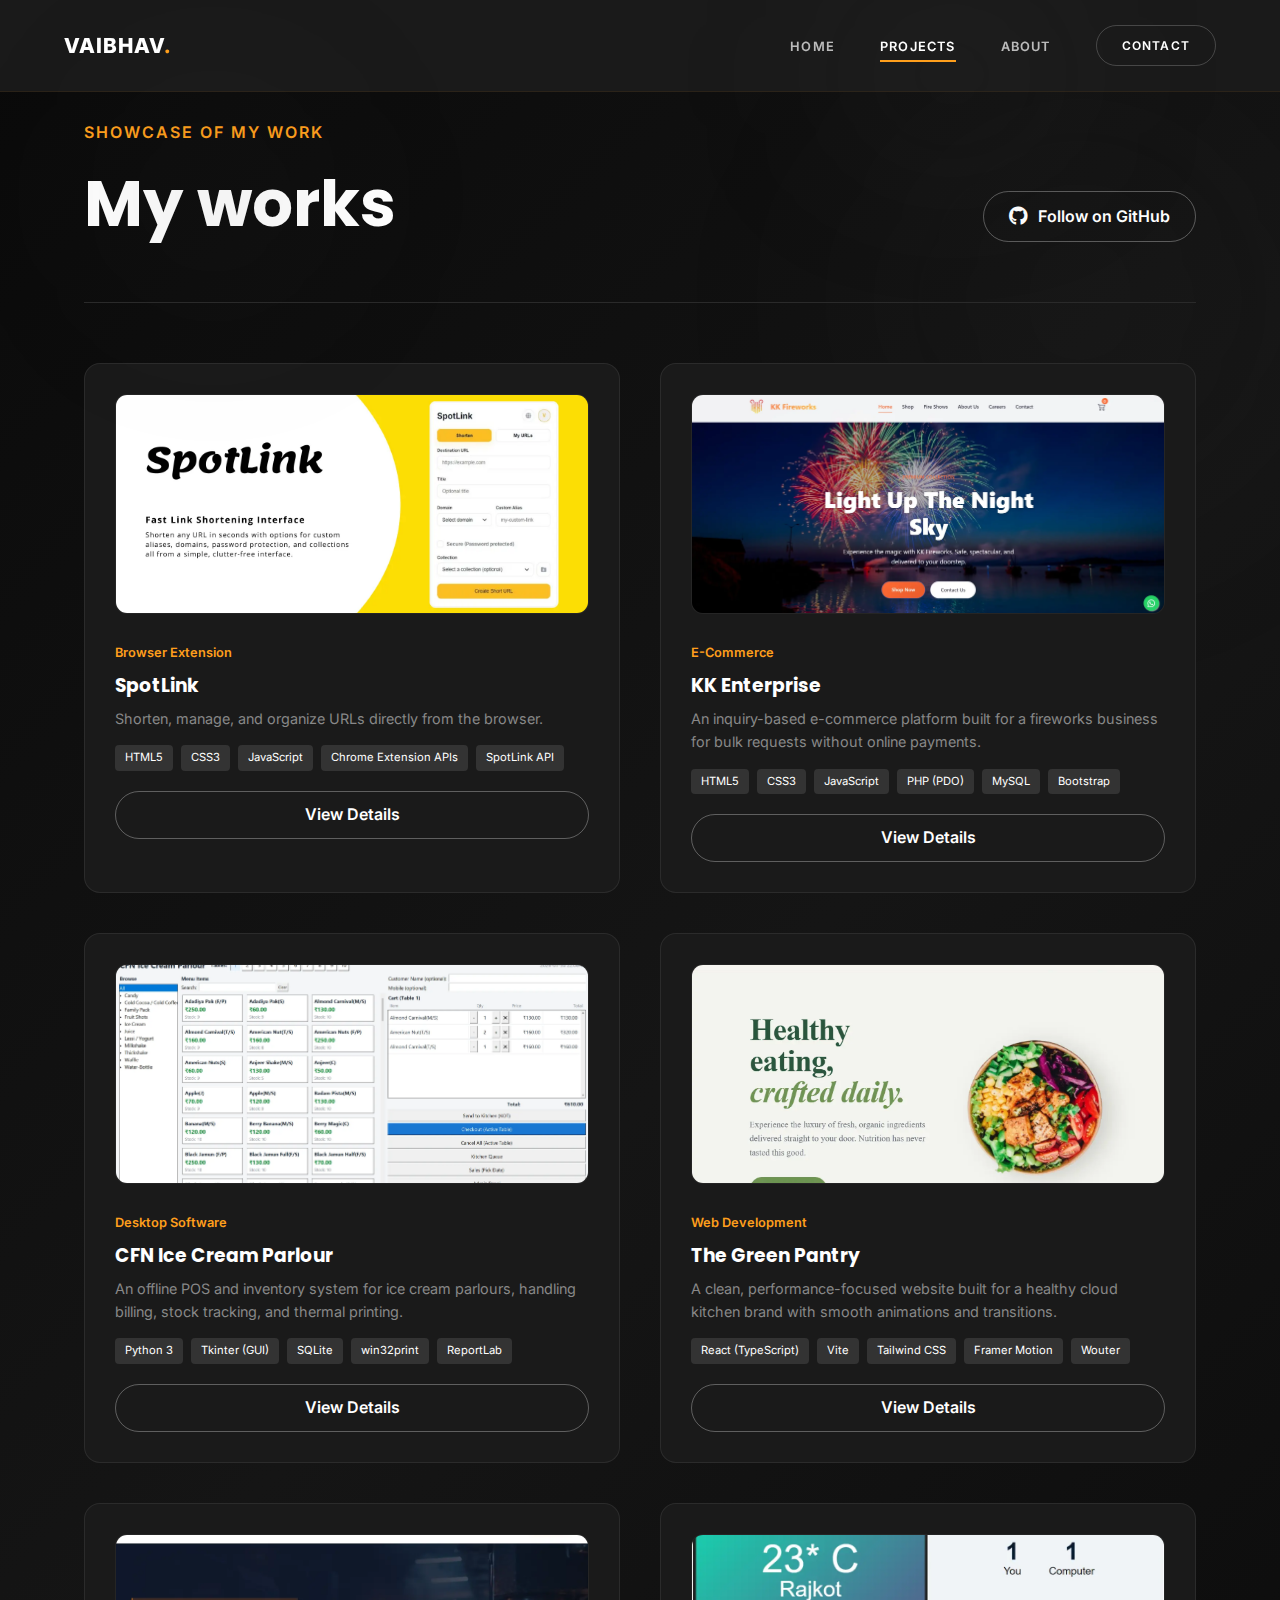
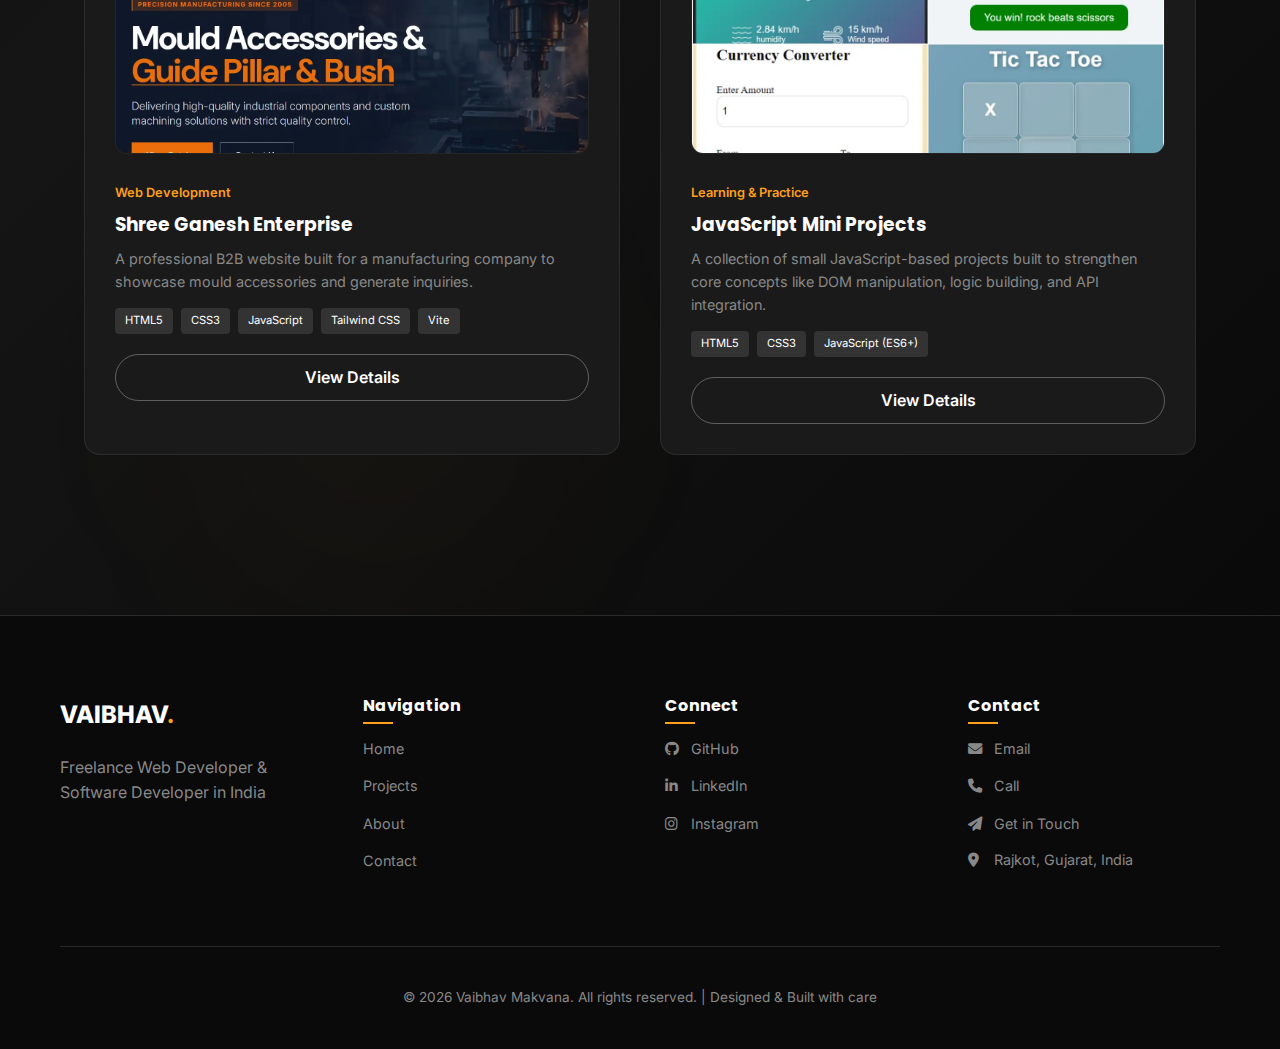
<file: projects.html>
<!DOCTYPE html>
<html lang="en">

<head>
    <meta charset="UTF-8">
    <meta name="viewport" content="width=device-width, initial-scale=1.0">
    <link rel="canonical" href="https://vaibhavmakvana.in/projects.html">
    <title>Projects Showcase | Vaibhav Makvana Portfolio</title>
    <meta name="description"
        content="Explore a collection of web development projects, including browser extensions, B2B software, and custom web applications by Vaibhav Makvana.">

    <link rel="icon" type="image/x-icon" href="favicon.ico">
    <link rel="icon" type="image/png" sizes="32x32" href="favicon-32x32.png">
    <link rel="icon" type="image/png" sizes="16x16" href="favicon-16x16.png">
    <link rel="apple-touch-icon" href="apple-touch-icon.png">

    <link rel="preconnect" href="https://fonts.googleapis.com">
    <link rel="preconnect" href="https://fonts.gstatic.com" crossorigin>
    <link
        href="https://fonts.googleapis.com/css2?family=Inter:wght@400;500;600&family=Poppins:wght@700;800&display=swap"
        rel="stylesheet">

    <link rel="stylesheet" href="css/styles.css">
    <!-- Font Awesome -->
    <link rel="stylesheet" href="https://cdnjs.cloudflare.com/ajax/libs/font-awesome/6.4.0/css/all.min.css">
    <style>
        .projects-header {
            padding: 120px 5% 60px;
        }

        .projects-grid {
            display: grid;
            grid-template-columns: repeat(auto-fit, minmax(350px, 1fr));
            gap: 40px;
            margin-bottom: 100px;
        }
    </style>
</head>

<body>

    <!-- Header -->
    <header>
        <div class="container nav">
            <a href="index.html" class="logo">VAIBHAV<span class="text-accent">.</span></a>
            <div class="nav-toggle">☰</div>
            <ul class="nav-links">
                <li><a href="index.html">Home</a></li>
                <li><a href="projects.html" class="active">Projects</a></li>
                <li><a href="about.html">About</a></li>
                <li><a href="contact.html" class="btn btn-outline" style="padding: 10px 25px;">Contact</a></li>
            </ul>
        </div>
    </header>

    <main>
        <section class="projects-header section-hero">
            <div class="container">
                <div
                    style="display: flex; justify-content: space-between; align-items: flex-end; flex-wrap: wrap; gap: 20px;">
                    <div>
                        <span class="text-accent"
                            style="font-weight: 600; text-transform: uppercase; letter-spacing: 2px;">Showcase of My
                            Work</span>
                        <h1 style="font-size: clamp(2.5rem, 8vw, 4rem); margin-top: 20px;">My works</h1>
                    </div>
                    <a href="https://github.com/makvana-vaibhav" target="_blank" class="btn btn-outline"
                        style="display: flex; align-items: center; gap: 10px; padding: 12px 25px;">
                        <i class="fab fa-github" style="font-size: 1.2rem;"></i>
                        <span>Follow on GitHub</span>
                    </a>
                </div>
                <hr style="border: none; border-top: 1px solid var(--border-color); margin: 60px 0;">

                <div id="all-projects-container" class="projects-grid">
                    <!-- Projects rendered via JS -->
                </div>
            </div>
        </section>
    </main>

    <!-- Footer -->
    <footer>
        <div class="container">
            <div class="footer-content">
                <div>
                    <div class="footer-logo">VAIBHAV<span class="text-accent">.</span></div>
                    <p class="text-muted" style="margin-bottom: 25px;">Freelance Web Developer &
                        Software Developer in India</p>
                </div>
                <div>
                    <h4 class="footer-title">Navigation</h4>
                    <ul class="footer-links">
                        <li><a href="index.html">Home</a></li>
                        <li><a href="projects.html">Projects</a></li>
                        <li><a href="about.html">About</a></li>
                        <li><a href="contact.html">Contact</a></li>
                    </ul>
                </div>
                <div>
                    <h4 class="footer-title">Connect</h4>
                    <ul class="footer-links">
                        <li><a href="https://github.com/makvana-vaibhav" target="_blank"><i class="fab fa-github"
                                    style="margin-right: 10px; width: 16px;"></i>GitHub</a></li>
                        <li><a href="https://www.linkedin.com/in/vaibhav-makvana/" target="_blank"><i
                                    class="fab fa-linkedin-in" style="margin-right: 10px; width: 16px;"></i>LinkedIn</a>
                        </li>
                        <li><a href="https://www.instagram.com/vaibhav_.ahir/" target="_blank"><i
                                    class="fab fa-instagram" style="margin-right: 10px; width: 16px;"></i>Instagram</a>
                        </li>
                    </ul>
                </div>
                <div>
                    <h4 class="footer-title">Contact</h4>
                    <ul class="footer-links">
                        <li><a href="mailto:vaibhavmakvana14118@gmail.com"><i class="fas fa-envelope"
                                    style="margin-right: 10px; width: 16px;"></i>Email</a></li>
                        <li><a href="tel:+919106117060"><i class="fas fa-phone"
                                    style="margin-right: 10px; width: 16px;"></i>Call</a></li>
                        <li><a href="contact.html"><i class="fas fa-paper-plane"
                                    style="margin-right: 10px; width: 16px;"></i>Get in Touch</a></li>
                        <li class="text-muted" style="font-size: 0.9rem; margin-top: 10px;"><i
                                class="fas fa-location-dot" style="margin-right: 10px; width: 16px;"></i>Rajkot,
                            Gujarat, India</li>
                    </ul>
                </div>
            </div>
            <div class="footer-bottom">
                <p>&copy; 2026 Vaibhav Makvana. All rights reserved. | Designed & Built with care</p>
            </div>
        </div>
    </footer>

    <script src="js/data.js"></script>
    <script src="js/main.js"></script>
    <script>
        document.addEventListener('DOMContentLoaded', () => {
            renderProjectCards('#all-projects-container', false);
        });
    </script>
</body>

</html>
</file>
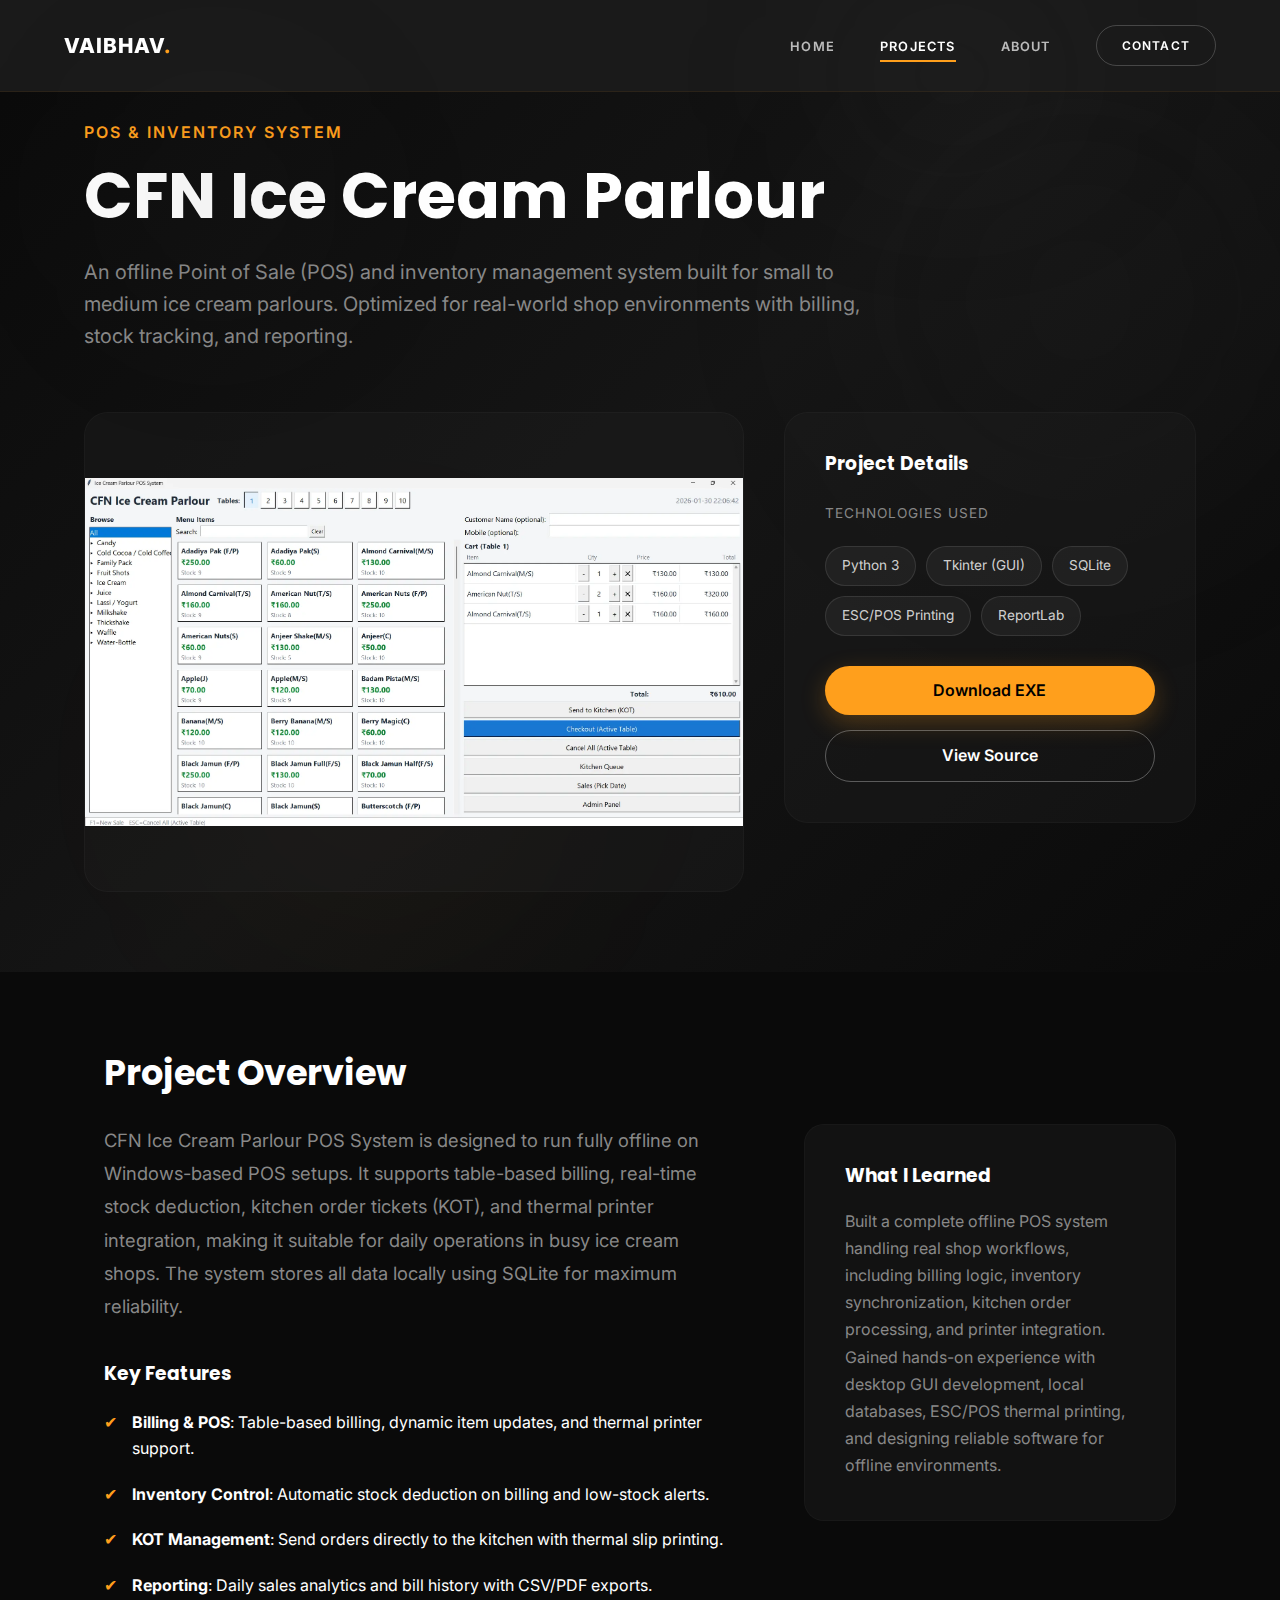
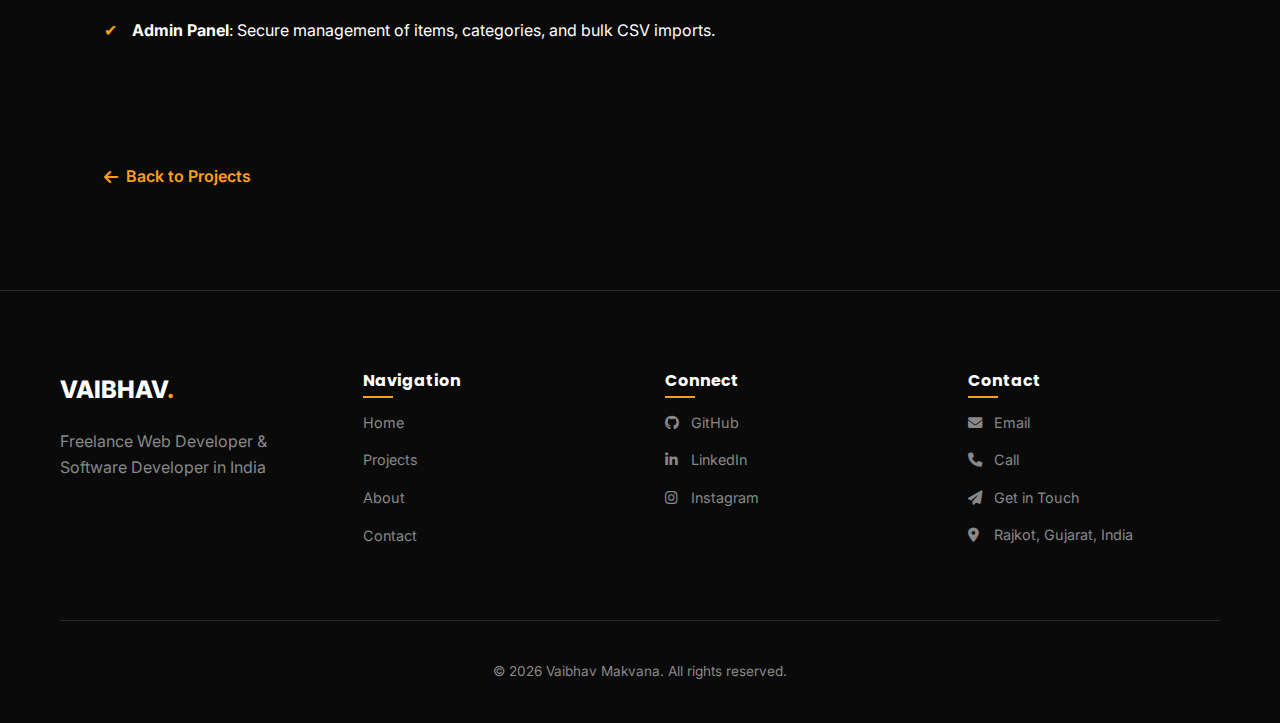
<file: projects/cfn-pos.html>
<!DOCTYPE html>
<html lang="en">

<head>
    <meta charset="UTF-8">
    <meta name="viewport" content="width=device-width, initial-scale=1.0">
    <link rel="canonical" href="https://vaibhavmakvana.in/projects/cfn-pos.html">
    <title>CFN Ice Cream Parlour POS System | Vaibhav Makvana Project</title>
    <meta name="description"
        content="Desktop inventory and billing system with thermal printing for ice cream parlours. A custom software solution by Vaibhav Makvana.">

    <link rel="icon" type="image/x-icon" href="../favicon.ico">
    <link rel="icon" type="image/png" sizes="32x32" href="../favicon-32x32.png">
    <link rel="icon" type="image/png" sizes="16x16" href="../favicon-16x16.png">
    <link rel="apple-touch-icon" href="../apple-touch-icon.png">

    <link rel="preconnect" href="https://fonts.googleapis.com">
    <link rel="preconnect" href="https://fonts.gstatic.com" crossorigin>
    <link
        href="https://fonts.googleapis.com/css2?family=Inter:wght@400;500;600&family=Poppins:wght@700;800&display=swap"
        rel="stylesheet">

    <link rel="stylesheet" href="../css/styles.css">
    <!-- Font Awesome -->
    <link rel="stylesheet" href="https://cdnjs.cloudflare.com/ajax/libs/font-awesome/6.4.0/css/all.min.css">
</head>

<body>
    <header>
        <div class="container nav">
            <a href="../index.html" class="logo">VAIBHAV<span class="text-accent">.</span></a>
            <ul class="nav-links">
                <li><a href="../index.html">Home</a></li>
                <li><a href="../projects.html" class="active">Projects</a></li>
                <li><a href="../about.html">About</a></li>
                <li><a href="../contact.html" class="btn btn-outline" style="padding: 10px 25px;">Contact</a></li>
            </ul>
        </div>
    </header>

    <main>
        <section class="detail-hero section-hero">
            <div class="container">
                <!-- Title and Subtitle -->
                <div style="margin-bottom: 60px;">
                    <span class="text-accent"
                        style="font-weight: 600; text-transform: uppercase; letter-spacing: 2px;">POS & Inventory
                        System</span>
                    <h1 style="font-size: clamp(2.5rem, 5vw, 4rem); margin-top: 15px; line-height: 1.1;">CFN Ice Cream
                        Parlour</h1>
                    <p class="text-muted"
                        style="font-size: 1.25rem; margin-top: 25px; max-width: 800px; line-height: 1.6;">An offline
                        Point of Sale (POS) and inventory management system built for small to medium ice cream
                        parlours. Optimized for real-world shop environments with billing, stock tracking, and
                        reporting.</p>
                </div>

                <div class="split-frame">
                    <!-- Left: Showcase Image -->
                    <div
                        style="background: rgba(30,30,30,0.4); border: 1px solid rgba(255,255,255,0.03); border-radius: 24px; display: flex; align-items: center; justify-content: center; min-height: 480px; overflow: hidden; border: 1px solid rgba(255,255,255,0.03);">
                        <img src="../img/CFN.webp" alt="CFN Ice Cream Parlour – POS & Inventory Management System"
                            loading="lazy" style="width: 100%; height: 100%; object-fit: cover;">
                    </div>

                    <!-- Right: Tech Card -->
                    <div class="card"
                        style="background: rgba(30,30,30,0.4); border: 1px solid rgba(255,255,255,0.03); padding: 40px; border-radius: 24px;">
                        <h3 style="margin-bottom: 25px;">Project Details</h3>
                        <div style="margin-bottom: 30px;">
                            <label class="text-muted"
                                style="font-size: 0.85rem; text-transform: uppercase; letter-spacing: 1px;">Technologies
                                Used</label>
                            <div style="display: flex; flex-wrap: wrap; gap: 10px; margin-top: 20px;">
                                <span class="skill-tag">Python 3</span>
                                <span class="skill-tag">Tkinter (GUI)</span>
                                <span class="skill-tag">SQLite</span>
                                <span class="skill-tag">ESC/POS Printing</span>
                                <span class="skill-tag">ReportLab</span>
                            </div>
                        </div>
                        <div style="margin-top: auto; display: grid; gap: 15px;">
                            <a href="https://github.com/vaibhavahir1411/CFN-IceCream-POS-System/releases/download/v1.0/CFN.exe"
                                class="btn btn-primary" style="text-align: center;">Download EXE</a>
                            <a href="https://github.com/makvana-vaibhav/CFN-IceCream-POS-System" target="_blank"
                                class="btn btn-outline" style="text-align: center;">View Source</a>
                        </div>
                    </div>
                </div>
            </div>
        </section>

        <section class="container" style="padding: 80px 5% 100px;">
            <!-- Overview -->
            <div class="overview-section">
                <h2 style="font-size: 2.2rem; margin-bottom: 30px; font-weight: 700;">Project Overview</h2>
                <div class="detail-grid">
                    <div>
                        <p class="text-muted" style="font-size: 1.15rem; line-height: 1.8; margin-bottom: 40px;">
                            CFN Ice Cream Parlour POS System is designed to run fully offline on Windows-based POS
                            setups. It supports table-based billing, real-time stock deduction, kitchen order tickets
                            (KOT), and thermal printer integration, making it suitable for daily operations in busy ice
                            cream shops. The system stores all data locally using SQLite for maximum reliability.
                        </p>

                        <h3 style="margin-bottom: 25px;">Key Features</h3>
                        <div class="feature-item">
                            <span class="text-accent">✔</span>
                            <div><strong>Billing & POS</strong>: Table-based billing, dynamic item updates, and thermal
                                printer support.</div>
                        </div>
                        <div class="feature-item">
                            <span class="text-accent">✔</span>
                            <div><strong>Inventory Control</strong>: Automatic stock deduction on billing and low-stock
                                alerts.</div>
                        </div>
                        <div class="feature-item">
                            <span class="text-accent">✔</span>
                            <div><strong>KOT Management</strong>: Send orders directly to the kitchen with thermal slip
                                printing.</div>
                        </div>
                        <div class="feature-item">
                            <span class="text-accent">✔</span>
                            <div><strong>Reporting</strong>: Daily sales analytics and bill history with CSV/PDF
                                exports.</div>
                        </div>
                        <div class="feature-item">
                            <span class="text-accent">✔</span>
                            <div><strong>Admin Panel</strong>: Secure management of items, categories, and bulk CSV
                                imports.</div>
                        </div>
                    </div>

                    <div
                        style="background: rgba(30, 30, 30, 0.4); padding: 40px; border-radius: 20px; border: 1px solid rgba(255, 255, 255, 0.03);">
                        <h3 style="margin-bottom: 20px;">What I Learned</h3>
                        <p class="text-muted" style="line-height: 1.7;">Built a complete offline POS system handling
                            real shop workflows, including billing logic, inventory synchronization, kitchen order
                            processing, and printer integration. Gained hands-on experience with desktop GUI
                            development, local databases, ESC/POS thermal printing, and designing reliable software for
                            offline environments.</p>
                    </div>
                </div>
            </div>

            <div style="margin-top: 100px;">
                <a href="../projects.html" class="text-accent"
                    style="font-weight: 600; text-decoration: none; display: flex; align-items: center; gap: 8px;">
                    <i class="fas fa-arrow-left"></i> Back to Projects
                </a>
            </div>
        </section>
    </main>
    <!-- Footer -->
    <footer>
        <div class="container">
            <div class="footer-content">
                <div>
                    <div class="footer-logo">VAIBHAV<span class="text-accent">.</span></div>
                    <p class="text-muted" style="margin-bottom: 25px; max-width: 300px;">Freelance Web Developer &
                        Software Developer in India</p>
                </div>
                <div>
                    <h4 class="footer-title">Navigation</h4>
                    <ul class="footer-links">
                        <li><a href="../index.html">Home</a></li>
                        <li><a href="../projects.html">Projects</a></li>
                        <li><a href="../about.html">About</a></li>
                        <li><a href="../contact.html">Contact</a></li>
                    </ul>
                </div>
                <div>
                    <h4 class="footer-title">Connect</h4>
                    <ul class="footer-links">
                        <li><a href="https://github.com/makvana-vaibhav" target="_blank"><i class="fab fa-github"
                                    style="margin-right: 10px; width: 16px;"></i>GitHub</a></li>
                        <li><a href="https://www.linkedin.com/in/vaibhav-makvana/" target="_blank"><i
                                    class="fab fa-linkedin-in" style="margin-right: 10px; width: 16px;"></i>LinkedIn</a>
                        </li>
                        <li><a href="https://www.instagram.com/vaibhav_.ahir/" target="_blank"><i
                                    class="fab fa-instagram" style="margin-right: 10px; width: 16px;"></i>Instagram</a>
                        </li>
                    </ul>
                </div>
                <div>
                    <h4 class="footer-title">Contact</h4>
                    <ul class="footer-links">
                        <li><a href="mailto:vaibhavmakvana14118@gmail.com"><i class="fas fa-envelope"
                                    style="margin-right: 10px; width: 16px;"></i>Email</a></li>
                        <li><a href="tel:+919106117060"><i class="fas fa-phone"
                                    style="margin-right: 10px; width: 16px;"></i>Call</a></li>
                        <li><a href="../contact.html"><i class="fas fa-paper-plane"
                                    style="margin-right: 10px; width: 16px;"></i>Get in Touch</a></li>
                        <li class="text-muted" style="font-size: 0.9rem; margin-top: 10px;"><i
                                class="fas fa-location-dot" style="margin-right: 10px; width: 16px;"></i>Rajkot,
                            Gujarat, India</li>
                    </ul>
                </div>
            </div>
            <div class="footer-bottom">
                <p>&copy; 2026 Vaibhav Makvana. All rights reserved.</p>
            </div>
        </div>
    </footer>

    <script src="../js/data.js"></script>
    <script src="../js/main.js"></script>
</body>

</html>
</file>
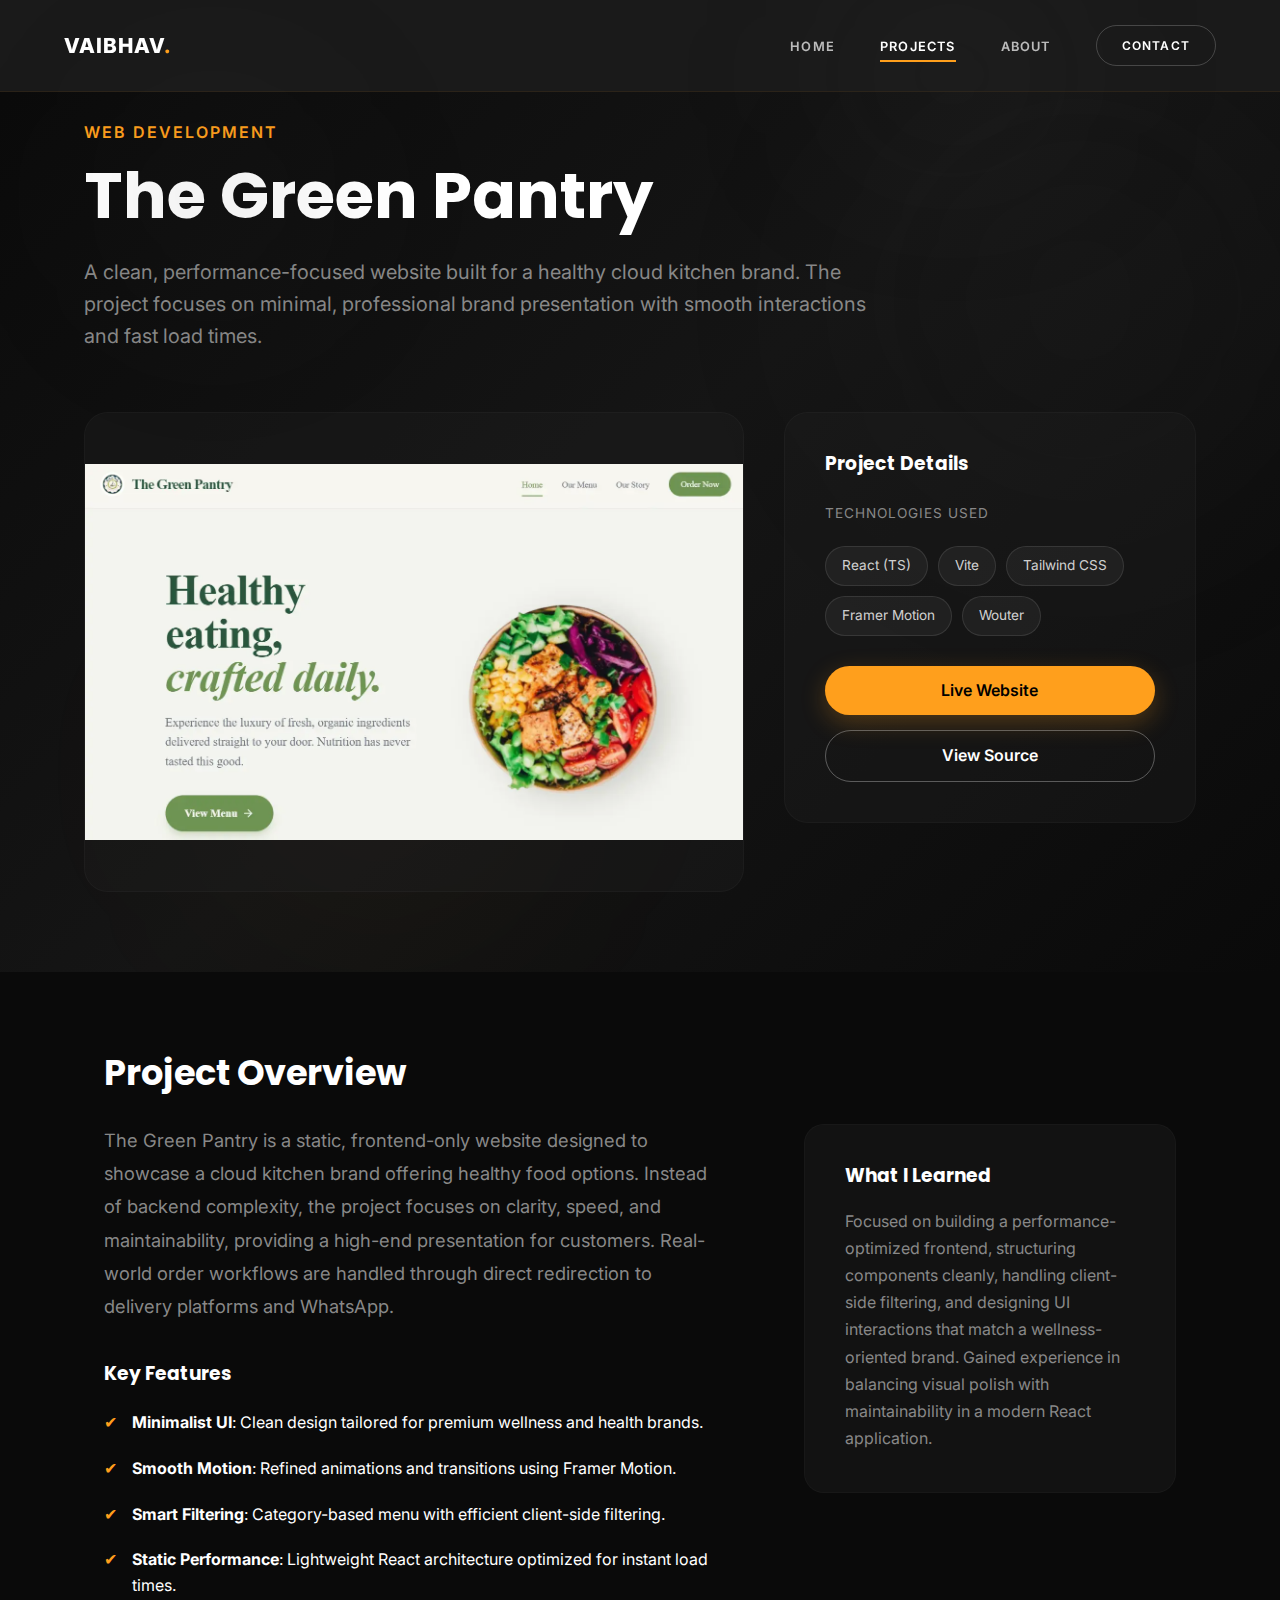
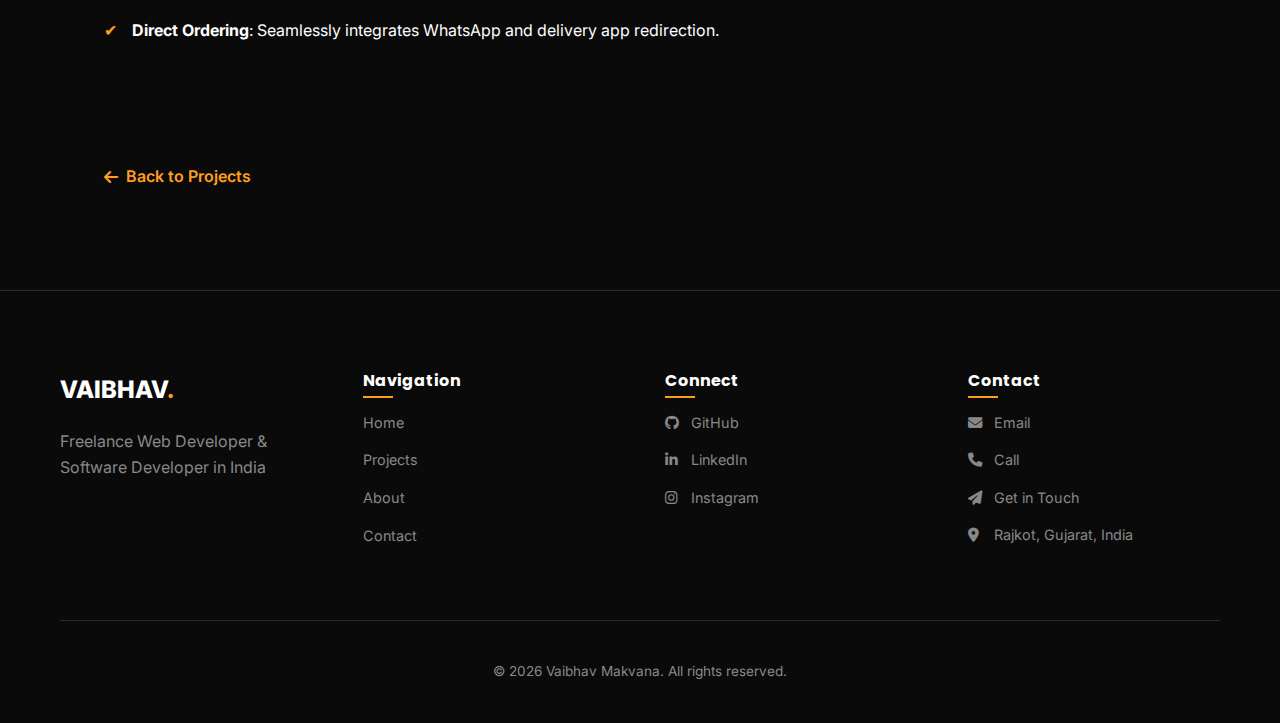
<file: projects/green-pantry.html>
<!DOCTYPE html>
<html lang="en">

<head>
    <meta charset="UTF-8">
    <meta name="viewport" content="width=device-width, initial-scale=1.0">
    <link rel="canonical" href="https://vaibhavmakvana.in/projects/green-pantry.html">
    <title>The Green Pantry Cloud Kitchen | Vaibhav Makvana Project</title>
    <meta name="description"
        content="Responsive business website for a healthy food cloud kitchen. Built with modern web technologies by Vaibhav Makvana.">

    <link rel="icon" type="image/x-icon" href="../favicon.ico">
    <link rel="icon" type="image/png" sizes="32x32" href="../favicon-32x32.png">
    <link rel="icon" type="image/png" sizes="16x16" href="../favicon-16x16.png">
    <link rel="apple-touch-icon" href="../apple-touch-icon.png">

    <link rel="preconnect" href="https://fonts.googleapis.com">
    <link rel="preconnect" href="https://fonts.gstatic.com" crossorigin>
    <link
        href="https://fonts.googleapis.com/css2?family=Inter:wght@400;500;600&family=Poppins:wght@700;800&display=swap"
        rel="stylesheet">

    <link rel="stylesheet" href="../css/styles.css">
    <!-- Font Awesome -->
    <link rel="stylesheet" href="https://cdnjs.cloudflare.com/ajax/libs/font-awesome/6.4.0/css/all.min.css">
</head>

<body>
    <header>
        <div class="container nav">
            <a href="../index.html" class="logo">VAIBHAV<span class="text-accent">.</span></a>
            <ul class="nav-links">
                <li><a href="../index.html">Home</a></li>
                <li><a href="../projects.html" class="active">Projects</a></li>
                <li><a href="../about.html">About</a></li>
                <li><a href="../contact.html" class="btn btn-outline" style="padding: 10px 25px;">Contact</a></li>
            </ul>
        </div>
    </header>

    <main>
        <section class="detail-hero section-hero">
            <div class="container">
                <!-- Title and Subtitle -->
                <div style="margin-bottom: 60px;">
                    <span class="text-accent"
                        style="font-weight: 600; text-transform: uppercase; letter-spacing: 2px;">Web Development</span>
                    <h1 style="font-size: clamp(2.5rem, 5vw, 4rem); margin-top: 15px; line-height: 1.1;">The Green
                        Pantry</h1>
                    <p class="text-muted"
                        style="font-size: 1.25rem; margin-top: 25px; max-width: 800px; line-height: 1.6;">A clean,
                        performance-focused website built for a healthy cloud kitchen brand. The project focuses on
                        minimal, professional brand presentation with smooth interactions and fast load times.</p>
                </div>

                <div class="split-frame">
                    <!-- Left: Showcase Image -->
                    <div
                        style="background: rgba(30,30,30,0.4); border: 1px solid rgba(255,255,255,0.03); border-radius: 24px; display: flex; align-items: center; justify-content: center; min-height: 480px; overflow: hidden; border: 1px solid rgba(255,255,255,0.03);">
                        <img src="../img/Green_pantry.webp" alt="The Green Pantry – Healthy Cloud Kitchen Website"
                            loading="lazy" style="width: 100%; height: 100%; object-fit: cover;">
                    </div>

                    <!-- Right: Tech Card -->
                    <div class="card"
                        style="background: rgba(30,30,30,0.4); border: 1px solid rgba(255,255,255,0.03); padding: 40px; border-radius: 24px;">
                        <h3 style="margin-bottom: 25px;">Project Details</h3>
                        <div style="margin-bottom: 30px;">
                            <label class="text-muted"
                                style="font-size: 0.85rem; text-transform: uppercase; letter-spacing: 1px;">Technologies
                                Used</label>
                            <div style="display: flex; flex-wrap: wrap; gap: 10px; margin-top: 20px;">
                                <span class="skill-tag">React (TS)</span>
                                <span class="skill-tag">Vite</span>
                                <span class="skill-tag">Tailwind CSS</span>
                                <span class="skill-tag">Framer Motion</span>
                                <span class="skill-tag">Wouter</span>
                            </div>
                        </div>
                        <div style="margin-top: auto; display: grid; gap: 15px;">
                            <a href="https://greenpantry.netlify.app/" target="_blank" class="btn btn-primary"
                                style="text-align: center;">Live Website</a>
                            <a href="https://github.com/makvana-vaibhav/The-Green-Pantry" target="_blank"
                                class="btn btn-outline" style="text-align: center;">View Source</a>
                        </div>
                    </div>
                </div>
            </div>
        </section>

        <section class="container" style="padding: 80px 5% 100px;">
            <!-- Overview -->
            <div class="overview-section">
                <h2 style="font-size: 2.2rem; margin-bottom: 30px; font-weight: 700;">Project Overview</h2>
                <div class="detail-grid">
                    <div>
                        <p class="text-muted" style="font-size: 1.15rem; line-height: 1.8; margin-bottom: 40px;">
                            The Green Pantry is a static, frontend-only website designed to showcase a cloud kitchen
                            brand offering healthy food options. Instead of backend complexity, the project focuses on
                            clarity, speed, and maintainability, providing a high-end presentation for customers.
                            Real-world order workflows are handled through direct redirection to delivery platforms and
                            WhatsApp.
                        </p>

                        <h3 style="margin-bottom: 25px;">Key Features</h3>
                        <div class="feature-item">
                            <span class="text-accent">✔</span>
                            <div><strong>Minimalist UI</strong>: Clean design tailored for premium wellness and health
                                brands.</div>
                        </div>
                        <div class="feature-item">
                            <span class="text-accent">✔</span>
                            <div><strong>Smooth Motion</strong>: Refined animations and transitions using Framer Motion.
                            </div>
                        </div>
                        <div class="feature-item">
                            <span class="text-accent">✔</span>
                            <div><strong>Smart Filtering</strong>: Category-based menu with efficient client-side
                                filtering.</div>
                        </div>
                        <div class="feature-item">
                            <span class="text-accent">✔</span>
                            <div><strong>Static Performance</strong>: Lightweight React architecture optimized for
                                instant load times.</div>
                        </div>
                        <div class="feature-item">
                            <span class="text-accent">✔</span>
                            <div><strong>Direct Ordering</strong>: Seamlessly integrates WhatsApp and delivery app
                                redirection.</div>
                        </div>
                    </div>

                    <div
                        style="background: rgba(30, 30, 30, 0.4); padding: 40px; border-radius: 20px; border: 1px solid rgba(255, 255, 255, 0.03);">
                        <h3 style="margin-bottom: 20px;">What I Learned</h3>
                        <p class="text-muted" style="line-height: 1.7;">Focused on building a performance-optimized
                            frontend, structuring components cleanly, handling client-side filtering, and designing UI
                            interactions that match a wellness-oriented brand. Gained experience in balancing visual
                            polish with maintainability in a modern React application.</p>
                    </div>
                </div>
            </div>

            <div style="margin-top: 100px;">
                <a href="../projects.html" class="text-accent"
                    style="font-weight: 600; text-decoration: none; display: flex; align-items: center; gap: 8px;">
                    <i class="fas fa-arrow-left"></i> Back to Projects
                </a>
            </div>
        </section>
    </main>
    <!-- Footer -->
    <footer>
        <div class="container">
            <div class="footer-content">
                <div>
                    <div class="footer-logo">VAIBHAV<span class="text-accent">.</span></div>
                    <p class="text-muted" style="margin-bottom: 25px; max-width: 300px;">Freelance Web Developer &
                        Software Developer in India</p>
                </div>
                <div>
                    <h4 class="footer-title">Navigation</h4>
                    <ul class="footer-links">
                        <li><a href="../index.html">Home</a></li>
                        <li><a href="../projects.html">Projects</a></li>
                        <li><a href="../about.html">About</a></li>
                        <li><a href="../contact.html">Contact</a></li>
                    </ul>
                </div>
                <div>
                    <h4 class="footer-title">Connect</h4>
                    <ul class="footer-links">
                        <li><a href="https://github.com/makvana-vaibhav" target="_blank"><i class="fab fa-github"
                                    style="margin-right: 10px; width: 16px;"></i>GitHub</a></li>
                        <li><a href="https://www.linkedin.com/in/vaibhav-makvana/" target="_blank"><i
                                    class="fab fa-linkedin-in" style="margin-right: 10px; width: 16px;"></i>LinkedIn</a>
                        </li>
                        <li><a href="https://www.instagram.com/vaibhav_.ahir/" target="_blank"><i
                                    class="fab fa-instagram" style="margin-right: 10px; width: 16px;"></i>Instagram</a>
                        </li>
                    </ul>
                </div>
                <div>
                    <h4 class="footer-title">Contact</h4>
                    <ul class="footer-links">
                        <li><a href="mailto:vaibhavmakvana14118@gmail.com"><i class="fas fa-envelope"
                                    style="margin-right: 10px; width: 16px;"></i>Email</a></li>
                        <li><a href="tel:+919106117060"><i class="fas fa-phone"
                                    style="margin-right: 10px; width: 16px;"></i>Call</a></li>
                        <li><a href="../contact.html"><i class="fas fa-paper-plane"
                                    style="margin-right: 10px; width: 16px;"></i>Get in Touch</a></li>
                        <li class="text-muted" style="font-size: 0.9rem; margin-top: 10px;"><i
                                class="fas fa-location-dot" style="margin-right: 10px; width: 16px;"></i>Rajkot,
                            Gujarat, India</li>
                    </ul>
                </div>
            </div>
            <div class="footer-bottom">
                <p>&copy; 2026 Vaibhav Makvana. All rights reserved.</p>
            </div>
        </div>
    </footer>

    <script src="../js/data.js"></script>
    <script src="../js/main.js"></script>
</body>

</html>
</file>
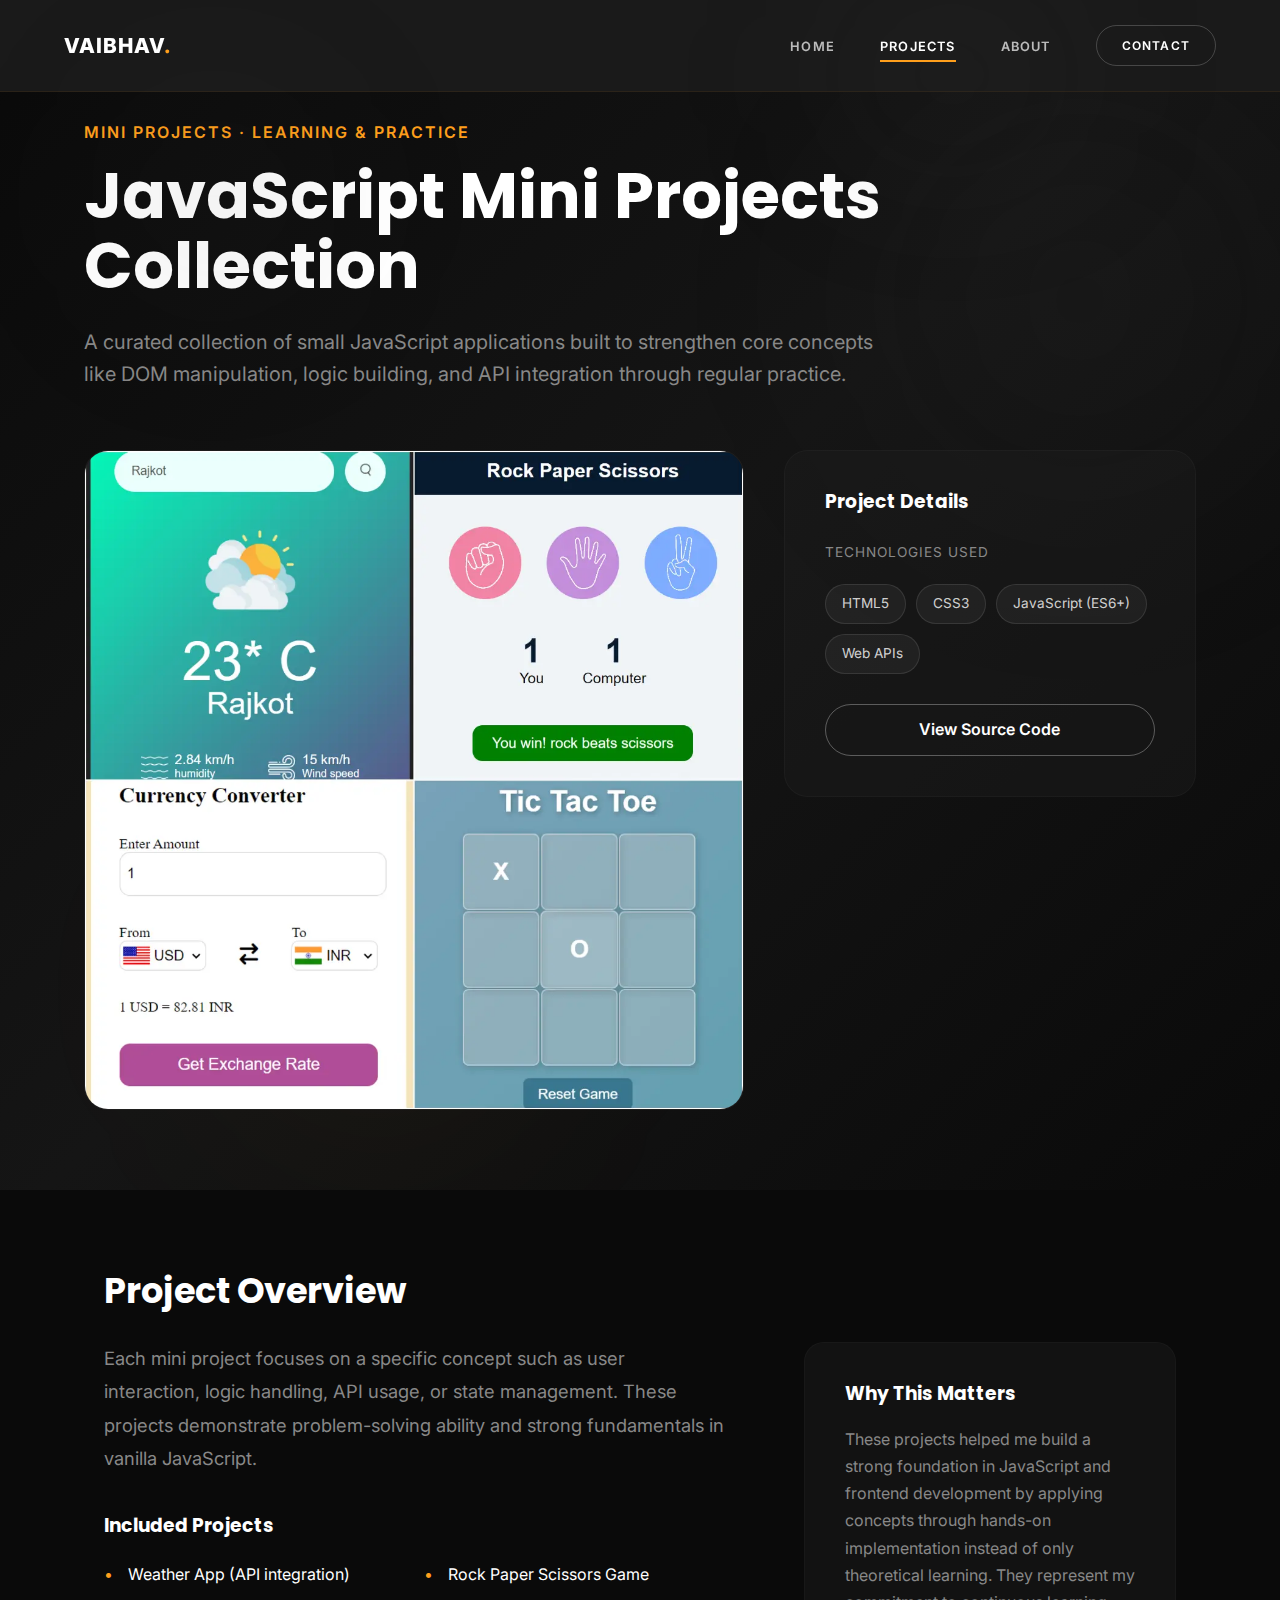
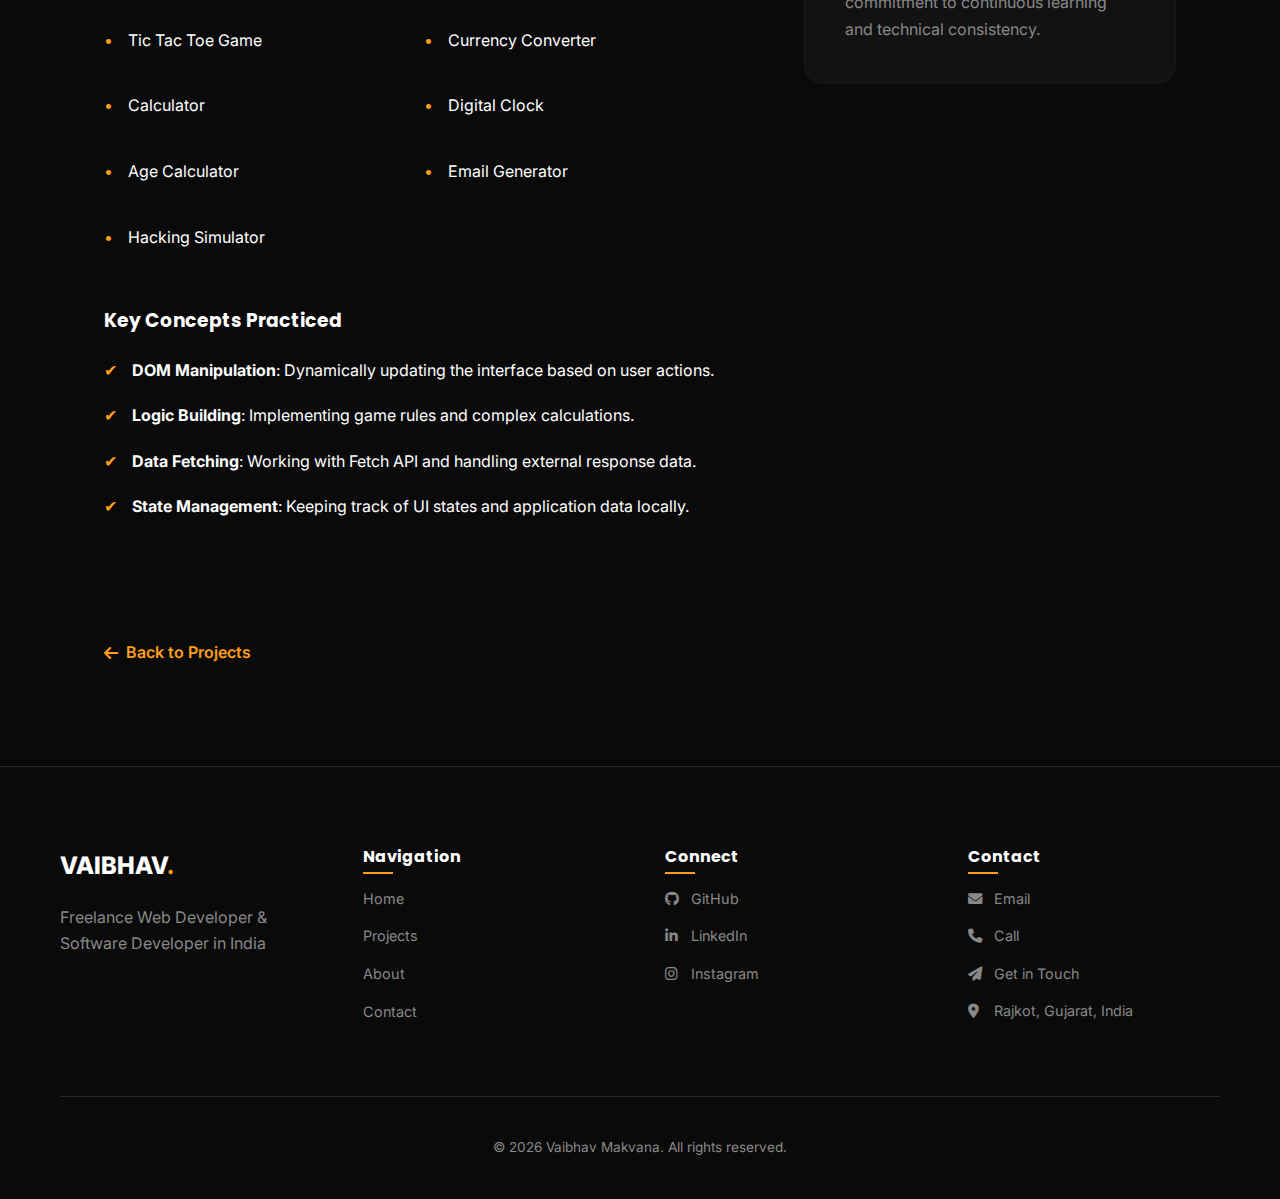
<file: projects/js-projects.html>
<!DOCTYPE html>
<html lang="en">

<head>
    <meta charset="UTF-8">
    <meta name="viewport" content="width=device-width, initial-scale=1.0">
    <link rel="canonical" href="https://vaibhavmakvana.in/projects/js-projects.html">
    <title>JavaScript Mini Projects Collection | Vaibhav Makvana</title>
    <meta name="description"
        content="A collection of interactive JavaScript applications, including weather utilities and games. Developed by Vaibhav Makvana.">

    <link rel="icon" type="image/x-icon" href="../favicon.ico">
    <link rel="icon" type="image/png" sizes="32x32" href="../favicon-32x32.png">
    <link rel="icon" type="image/png" sizes="16x16" href="../favicon-16x16.png">
    <link rel="apple-touch-icon" href="../apple-touch-icon.png">

    <link rel="preconnect" href="https://fonts.googleapis.com">
    <link rel="preconnect" href="https://fonts.gstatic.com" crossorigin>
    <link
        href="https://fonts.googleapis.com/css2?family=Inter:wght@400;500;600&family=Poppins:wght@700;800&display=swap"
        rel="stylesheet">

    <link rel="stylesheet" href="../css/styles.css">
    <!-- Font Awesome -->
    <link rel="stylesheet" href="https://cdnjs.cloudflare.com/ajax/libs/font-awesome/6.4.0/css/all.min.css">
</head>

<body>
    <header>
        <div class="container nav">
            <a href="../index.html" class="logo">VAIBHAV<span class="text-accent">.</span></a>
            <ul class="nav-links">
                <li><a href="../index.html">Home</a></li>
                <li><a href="../projects.html" class="active">Projects</a></li>
                <li><a href="../about.html">About</a></li>
                <li><a href="../contact.html" class="btn btn-outline" style="padding: 10px 25px;">Contact</a></li>
            </ul>
        </div>
    </header>

    <main>
        <section class="detail-hero section-hero">
            <div class="container">
                <!-- Title and Subtitle -->
                <div style="margin-bottom: 60px;">
                    <span class="text-accent"
                        style="font-weight: 600; text-transform: uppercase; letter-spacing: 2px;">Mini Projects ·
                        Learning & Practice</span>
                    <h1 style="font-size: clamp(2.5rem, 5vw, 4rem); margin-top: 15px; line-height: 1.1;">JavaScript Mini
                        Projects Collection</h1>
                    <p class="text-muted"
                        style="font-size: 1.25rem; margin-top: 25px; max-width: 800px; line-height: 1.6;">A curated
                        collection of small JavaScript applications built to strengthen core concepts like DOM
                        manipulation, logic building, and API integration through regular practice.</p>
                </div>

                <div class="split-frame">
                    <!-- Left: Showcase Image -->
                    <div
                        style="background: rgba(30,30,30,0.4); border: 1px solid rgba(255,255,255,0.03); border-radius: 24px; display: flex; align-items: center; justify-content: center; min-height: 480px; overflow: hidden; border: 1px solid rgba(255,255,255,0.03);">
                        <img src="../img/js-projects.webp" alt="JavaScript Mini Projects – Frontend Practice Collection"
                            loading="lazy" style="width: 100%; height: 100%; object-fit: cover;">
                    </div>

                    <!-- Right: Tech Card -->
                    <div class="card"
                        style="background: rgba(30,30,30,0.4); border: 1px solid rgba(255,255,255,0.03); padding: 40px; border-radius: 24px;">
                        <h3 style="margin-bottom: 25px;">Project Details</h3>
                        <div style="margin-bottom: 30px;">
                            <label class="text-muted"
                                style="font-size: 0.85rem; text-transform: uppercase; letter-spacing: 1px;">Technologies
                                Used</label>
                            <div style="display: flex; flex-wrap: wrap; gap: 10px; margin-top: 20px;">
                                <span class="skill-tag">HTML5</span>
                                <span class="skill-tag">CSS3</span>
                                <span class="skill-tag">JavaScript (ES6+)</span>
                                <span class="skill-tag">Web APIs</span>
                            </div>
                        </div>
                        <div style="margin-top: auto; display: grid; gap: 15px;">
                            <a href="https://github.com/makvana-vaibhav/js-projects" target="_blank"
                                class="btn btn-outline" style="text-align: center;">View Source Code</a>
                        </div>
                    </div>
                </div>
            </div>
        </section>

        <section class="container" style="padding: 80px 5% 100px;">
            <!-- Overview -->
            <div class="overview-section">
                <h2 style="font-size: 2.2rem; margin-bottom: 30px; font-weight: 700;">Project Overview</h2>
                <div class="detail-grid">
                    <div>
                        <p class="text-muted" style="font-size: 1.15rem; line-height: 1.8; margin-bottom: 40px;">
                            Each mini project focuses on a specific concept such as user interaction, logic handling,
                            API usage, or state management. These projects demonstrate problem-solving ability and
                            strong fundamentals in vanilla JavaScript.
                        </p>

                        <h3 style="margin-bottom: 25px;">Included Projects</h3>
                        <div style="display: grid; grid-template-columns: 1fr 1fr; gap: 20px; margin-bottom: 40px;">
                            <div class="feature-item"><span class="text-accent">•</span> Weather App (API integration)
                            </div>
                            <div class="feature-item"><span class="text-accent">•</span> Rock Paper Scissors Game</div>
                            <div class="feature-item"><span class="text-accent">•</span> Tic Tac Toe Game</div>
                            <div class="feature-item"><span class="text-accent">•</span> Currency Converter</div>
                            <div class="feature-item"><span class="text-accent">•</span> Calculator</div>
                            <div class="feature-item"><span class="text-accent">•</span> Digital Clock</div>
                            <div class="feature-item"><span class="text-accent">•</span> Age Calculator</div>
                            <div class="feature-item"><span class="text-accent">•</span> Email Generator</div>
                            <div class="feature-item"><span class="text-accent">•</span> Hacking Simulator</div>
                        </div>

                        <h3 style="margin-bottom: 25px;">Key Concepts Practiced</h3>
                        <div class="feature-item">
                            <span class="text-accent">✔</span>
                            <div><strong>DOM Manipulation</strong>: Dynamically updating the interface based on user
                                actions.</div>
                        </div>
                        <div class="feature-item">
                            <span class="text-accent">✔</span>
                            <div><strong>Logic Building</strong>: Implementing game rules and complex calculations.
                            </div>
                        </div>
                        <div class="feature-item">
                            <span class="text-accent">✔</span>
                            <div><strong>Data Fetching</strong>: Working with Fetch API and handling external response
                                data.</div>
                        </div>
                        <div class="feature-item">
                            <span class="text-accent">✔</span>
                            <div><strong>State Management</strong>: Keeping track of UI states and application data
                                locally.</div>
                        </div>
                    </div>

                    <div
                        style="background: rgba(30,30,30,0.4); padding: 40px; border-radius: 20px; border: 1px solid rgba(255,255,255,0.03);">
                        <h3 style="margin-bottom: 20px;">Why This Matters</h3>
                        <p class="text-muted" style="line-height: 1.7;">These projects helped me build a strong
                            foundation in JavaScript and frontend development by applying concepts through hands-on
                            implementation instead of only theoretical learning. They represent my commitment to
                            continuous learning and technical consistency.</p>
                    </div>
                </div>
            </div>

            <div style="margin-top: 100px;">
                <a href="../projects.html" class="text-accent"
                    style="font-weight: 600; text-decoration: none; display: flex; align-items: center; gap: 8px;">
                    <i class="fas fa-arrow-left"></i> Back to Projects
                </a>
            </div>
        </section>
    </main>
    <!-- Footer -->
    <footer>
        <div class="container">
            <div class="footer-content">
                <div>
                    <div class="footer-logo">VAIBHAV<span class="text-accent">.</span></div>
                    <p class="text-muted" style="margin-bottom: 25px; max-width: 300px;">Freelance Web Developer &
                        Software Developer in India</p>
                </div>
                <div>
                    <h4 class="footer-title">Navigation</h4>
                    <ul class="footer-links">
                        <li><a href="../index.html">Home</a></li>
                        <li><a href="../projects.html">Projects</a></li>
                        <li><a href="../about.html">About</a></li>
                        <li><a href="../contact.html">Contact</a></li>
                    </ul>
                </div>
                <div>
                    <h4 class="footer-title">Connect</h4>
                    <ul class="footer-links">
                        <li><a href="https://github.com/makvana-vaibhav" target="_blank"><i class="fab fa-github"
                                    style="margin-right: 10px; width: 16px;"></i>GitHub</a></li>
                        <li><a href="https://www.linkedin.com/in/vaibhav-makvana/" target="_blank"><i
                                    class="fab fa-linkedin-in" style="margin-right: 10px; width: 16px;"></i>LinkedIn</a>
                        </li>
                        <li><a href="https://www.instagram.com/vaibhav_.ahir/" target="_blank"><i
                                    class="fab fa-instagram" style="margin-right: 10px; width: 16px;"></i>Instagram</a>
                        </li>
                    </ul>
                </div>
                <div>
                    <h4 class="footer-title">Contact</h4>
                    <ul class="footer-links">
                        <li><a href="mailto:vaibhavmakvana14118@gmail.com"><i class="fas fa-envelope"
                                    style="margin-right: 10px; width: 16px;"></i>Email</a></li>
                        <li><a href="tel:+919106117060"><i class="fas fa-phone"
                                    style="margin-right: 10px; width: 16px;"></i>Call</a></li>
                        <li><a href="../contact.html"><i class="fas fa-paper-plane"
                                    style="margin-right: 10px; width: 16px;"></i>Get in Touch</a></li>
                        <li class="text-muted" style="font-size: 0.9rem; margin-top: 10px;"><i
                                class="fas fa-location-dot" style="margin-right: 10px; width: 16px;"></i>Rajkot,
                            Gujarat, India</li>
                    </ul>
                </div>
            </div>
            <div class="footer-bottom">
                <p>&copy; 2026 Vaibhav Makvana. All rights reserved.</p>
            </div>
        </div>
    </footer>

    <script src="../js/data.js"></script>
    <script src="../js/main.js"></script>
</body>

</html>
</file>
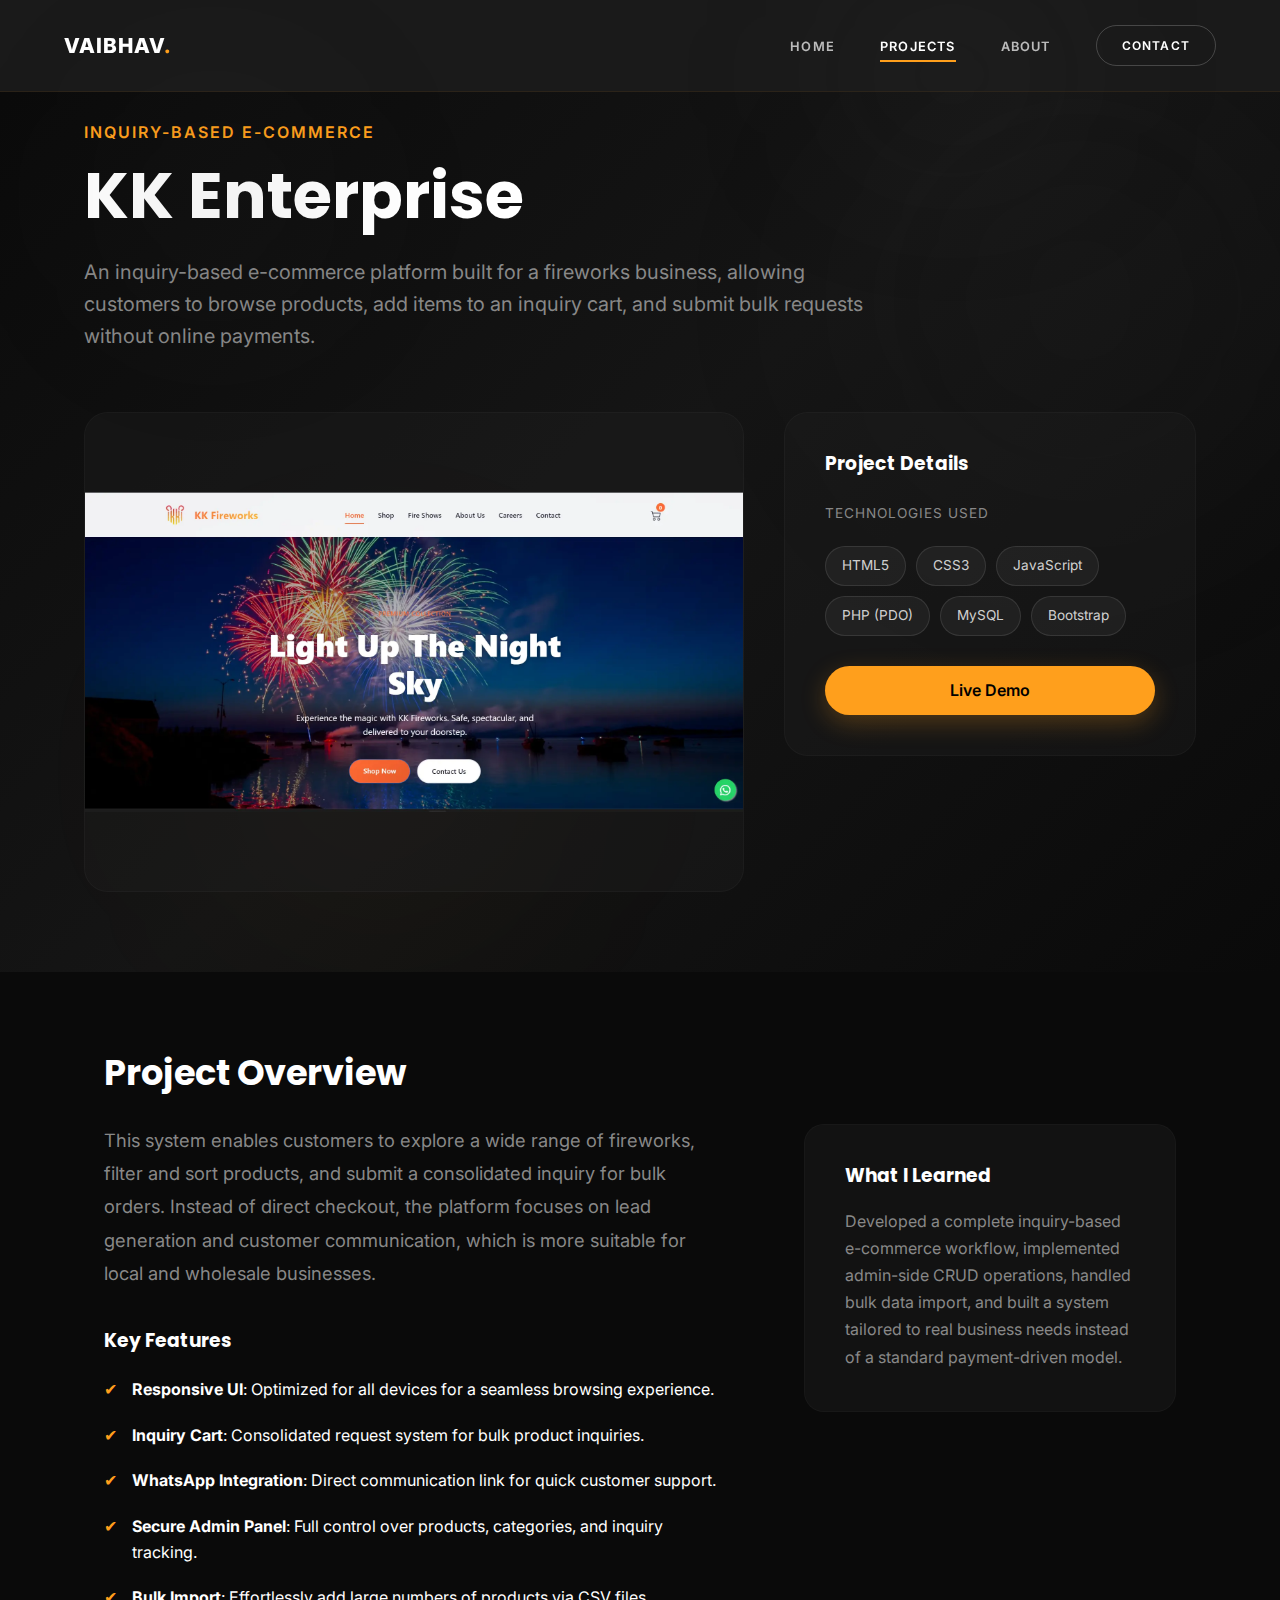
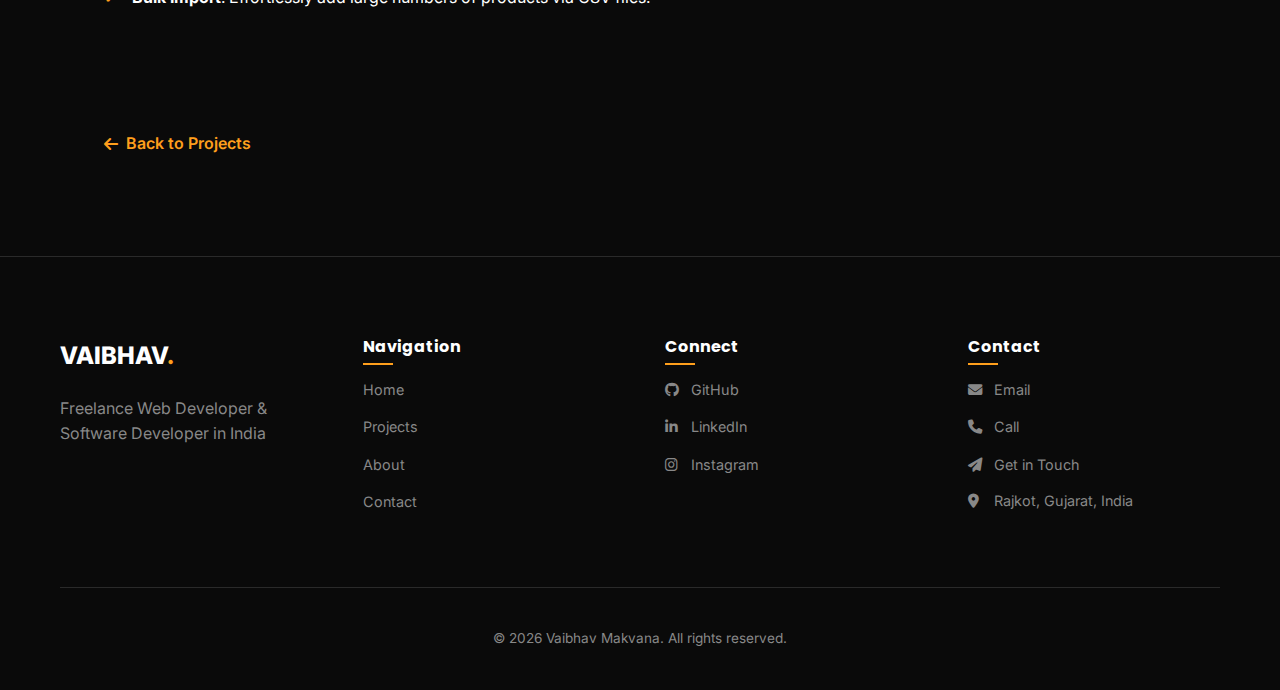
<file: projects/kk-enterprise.html>
<!DOCTYPE html>
<html lang="en">

<head>
    <meta charset="UTF-8">
    <meta name="viewport" content="width=device-width, initial-scale=1.0">
    <link rel="canonical" href="https://vaibhavmakvana.in/projects/kk-enterprise.html">
    <title>KK Enterprise Fireworks Catalog | Vaibhav Makvana Project</title>
    <meta name="description"
        content="An inquiry-based e-commerce platform for fireworks with a custom admin panel. Developed by Vaibhav Makvana.">

    <link rel="icon" type="image/x-icon" href="../favicon.ico">
    <link rel="icon" type="image/png" sizes="32x32" href="../favicon-32x32.png">
    <link rel="icon" type="image/png" sizes="16x16" href="../favicon-16x16.png">
    <link rel="apple-touch-icon" href="../apple-touch-icon.png">

    <link rel="preconnect" href="https://fonts.googleapis.com">
    <link rel="preconnect" href="https://fonts.gstatic.com" crossorigin>
    <link
        href="https://fonts.googleapis.com/css2?family=Inter:wght@400;500;600&family=Poppins:wght@700;800&display=swap"
        rel="stylesheet">

    <link rel="stylesheet" href="../css/styles.css">
    <!-- Font Awesome -->
    <link rel="stylesheet" href="https://cdnjs.cloudflare.com/ajax/libs/font-awesome/6.4.0/css/all.min.css">
</head>

<body>
    <header>
        <div class="container nav">
            <a href="../index.html" class="logo">VAIBHAV<span class="text-accent">.</span></a>
            <ul class="nav-links">
                <li><a href="../index.html">Home</a></li>
                <li><a href="../projects.html" class="active">Projects</a></li>
                <li><a href="../about.html">About</a></li>
                <li><a href="../contact.html" class="btn btn-outline" style="padding: 10px 25px;">Contact</a></li>
            </ul>
        </div>
    </header>

    <main>
        <section class="detail-hero section-hero">
            <div class="container">
                <!-- Title and Subtitle -->
                <div style="margin-bottom: 60px;">
                    <span class="text-accent"
                        style="font-weight: 600; text-transform: uppercase; letter-spacing: 2px;">Inquiry-Based
                        E-Commerce</span>
                    <h1 style="font-size: clamp(2.5rem, 5vw, 4rem); margin-top: 15px; line-height: 1.1;">KK Enterprise
                    </h1>
                    <p class="text-muted"
                        style="font-size: 1.25rem; margin-top: 25px; max-width: 800px; line-height: 1.6;">An
                        inquiry-based e-commerce platform built for a fireworks business, allowing customers to browse
                        products, add items to an inquiry cart, and submit bulk requests without online payments.</p>
                </div>

                <div class="split-frame">
                    <!-- Left: Showcase Image -->
                    <div
                        style="background: rgba(30,30,30,0.4); border: 1px solid rgba(255,255,255,0.03); border-radius: 24px; display: flex; align-items: center; justify-content: center; min-height: 480px; overflow: hidden; border: 1px solid rgba(255,255,255,0.03);">
                        <img src="../img/KK_Fireworks.webp" alt="KK Enterprise – Fireworks E-Commerce & Inquiry System"
                            loading="lazy" style="width: 100%; height: 100%; object-fit: cover;">
                    </div>

                    <!-- Right: Tech Card -->
                    <div class="card"
                        style="background: rgba(30,30,30,0.4); border: 1px solid rgba(255,255,255,0.03); padding: 40px; border-radius: 24px;">
                        <h3 style="margin-bottom: 25px;">Project Details</h3>
                        <div style="margin-bottom: 30px;">
                            <label class="text-muted"
                                style="font-size: 0.85rem; text-transform: uppercase; letter-spacing: 1px;">Technologies
                                Used</label>
                            <div style="display: flex; flex-wrap: wrap; gap: 10px; margin-top: 20px;">
                                <span class="skill-tag">HTML5</span>
                                <span class="skill-tag">CSS3</span>
                                <span class="skill-tag">JavaScript</span>
                                <span class="skill-tag">PHP (PDO)</span>
                                <span class="skill-tag">MySQL</span>
                                <span class="skill-tag">Bootstrap</span>
                            </div>
                        </div>
                        <div style="margin-top: auto; display: grid; gap: 15px;">
                            <a href="#" class="btn btn-primary" style="text-align: center;">Live Demo</a>
                        </div>
                    </div>
                </div>
            </div>
        </section>

        <section class="container" style="padding: 80px 5% 100px;">
            <!-- Overview -->
            <div class="overview-section">
                <h2 style="font-size: 2.2rem; margin-bottom: 30px; font-weight: 700;">Project Overview</h2>
                <div class="detail-grid">
                    <div>
                        <p class="text-muted" style="font-size: 1.15rem; line-height: 1.8; margin-bottom: 40px;">
                            This system enables customers to explore a wide range of fireworks, filter and sort
                            products, and submit a consolidated inquiry for bulk orders. Instead of direct checkout, the
                            platform focuses on lead generation and customer communication, which is more suitable for
                            local and wholesale businesses.
                        </p>

                        <h3 style="margin-bottom: 25px;">Key Features</h3>
                        <div class="feature-item">
                            <span class="text-accent">✔</span>
                            <div><strong>Responsive UI</strong>: Optimized for all devices for a seamless browsing
                                experience.</div>
                        </div>
                        <div class="feature-item">
                            <span class="text-accent">✔</span>
                            <div><strong>Inquiry Cart</strong>: Consolidated request system for bulk product inquiries.
                            </div>
                        </div>
                        <div class="feature-item">
                            <span class="text-accent">✔</span>
                            <div><strong>WhatsApp Integration</strong>: Direct communication link for quick customer
                                support.</div>
                        </div>
                        <div class="feature-item">
                            <span class="text-accent">✔</span>
                            <div><strong>Secure Admin Panel</strong>: Full control over products, categories, and
                                inquiry tracking.</div>
                        </div>
                        <div class="feature-item">
                            <span class="text-accent">✔</span>
                            <div><strong>Bulk Import</strong>: Effortlessly add large numbers of products via CSV files.
                            </div>
                        </div>
                    </div>

                    <div
                        style="background: rgba(30, 30, 30, 0.4); padding: 40px; border-radius: 20px; border: 1px solid rgba(255, 255, 255, 0.03);">
                        <h3 style="margin-bottom: 20px;">What I Learned</h3>
                        <p class="text-muted" style="line-height: 1.7;">Developed a complete inquiry-based e-commerce
                            workflow, implemented admin-side CRUD operations, handled bulk data import, and built a
                            system tailored to real business needs instead of a standard payment-driven model.</p>
                    </div>
                </div>
            </div>

            <div style="margin-top: 100px;">
                <a href="../projects.html" class="text-accent"
                    style="font-weight: 600; text-decoration: none; display: flex; align-items: center; gap: 8px;">
                    <i class="fas fa-arrow-left"></i> Back to Projects
                </a>
            </div>
        </section>
    </main>
    <!-- Footer -->
    <footer>
        <div class="container">
            <div class="footer-content">
                <div>
                    <div class="footer-logo">VAIBHAV<span class="text-accent">.</span></div>
                    <p class="text-muted" style="margin-bottom: 25px; max-width: 300px;">Freelance Web Developer &
                        Software Developer in India</p>
                </div>
                <div>
                    <h4 class="footer-title">Navigation</h4>
                    <ul class="footer-links">
                        <li><a href="../index.html">Home</a></li>
                        <li><a href="../projects.html">Projects</a></li>
                        <li><a href="../about.html">About</a></li>
                        <li><a href="../contact.html">Contact</a></li>
                    </ul>
                </div>
                <div>
                    <h4 class="footer-title">Connect</h4>
                    <ul class="footer-links">
                        <li><a href="https://github.com/makvana-vaibhav" target="_blank"><i class="fab fa-github"
                                    style="margin-right: 10px; width: 16px;"></i>GitHub</a></li>
                        <li><a href="https://www.linkedin.com/in/vaibhav-makvana/" target="_blank"><i
                                    class="fab fa-linkedin-in" style="margin-right: 10px; width: 16px;"></i>LinkedIn</a>
                        </li>
                        <li><a href="https://www.instagram.com/vaibhav_.ahir/" target="_blank"><i
                                    class="fab fa-instagram" style="margin-right: 10px; width: 16px;"></i>Instagram</a>
                        </li>
                    </ul>
                </div>
                <div>
                    <h4 class="footer-title">Contact</h4>
                    <ul class="footer-links">
                        <li><a href="mailto:vaibhavmakvana14118@gmail.com"><i class="fas fa-envelope"
                                    style="margin-right: 10px; width: 16px;"></i>Email</a></li>
                        <li><a href="tel:+919106117060"><i class="fas fa-phone"
                                    style="margin-right: 10px; width: 16px;"></i>Call</a></li>
                        <li><a href="../contact.html"><i class="fas fa-paper-plane"
                                    style="margin-right: 10px; width: 16px;"></i>Get in Touch</a></li>
                        <li class="text-muted" style="font-size: 0.9rem; margin-top: 10px;"><i
                                class="fas fa-location-dot" style="margin-right: 10px; width: 16px;"></i>Rajkot,
                            Gujarat, India</li>
                    </ul>
                </div>
            </div>
            <div class="footer-bottom">
                <p>&copy; 2026 Vaibhav Makvana. All rights reserved.</p>
            </div>
        </div>
    </footer>

    <script src="../js/data.js"></script>
    <script src="../js/main.js"></script>
</body>

</html>
</file>
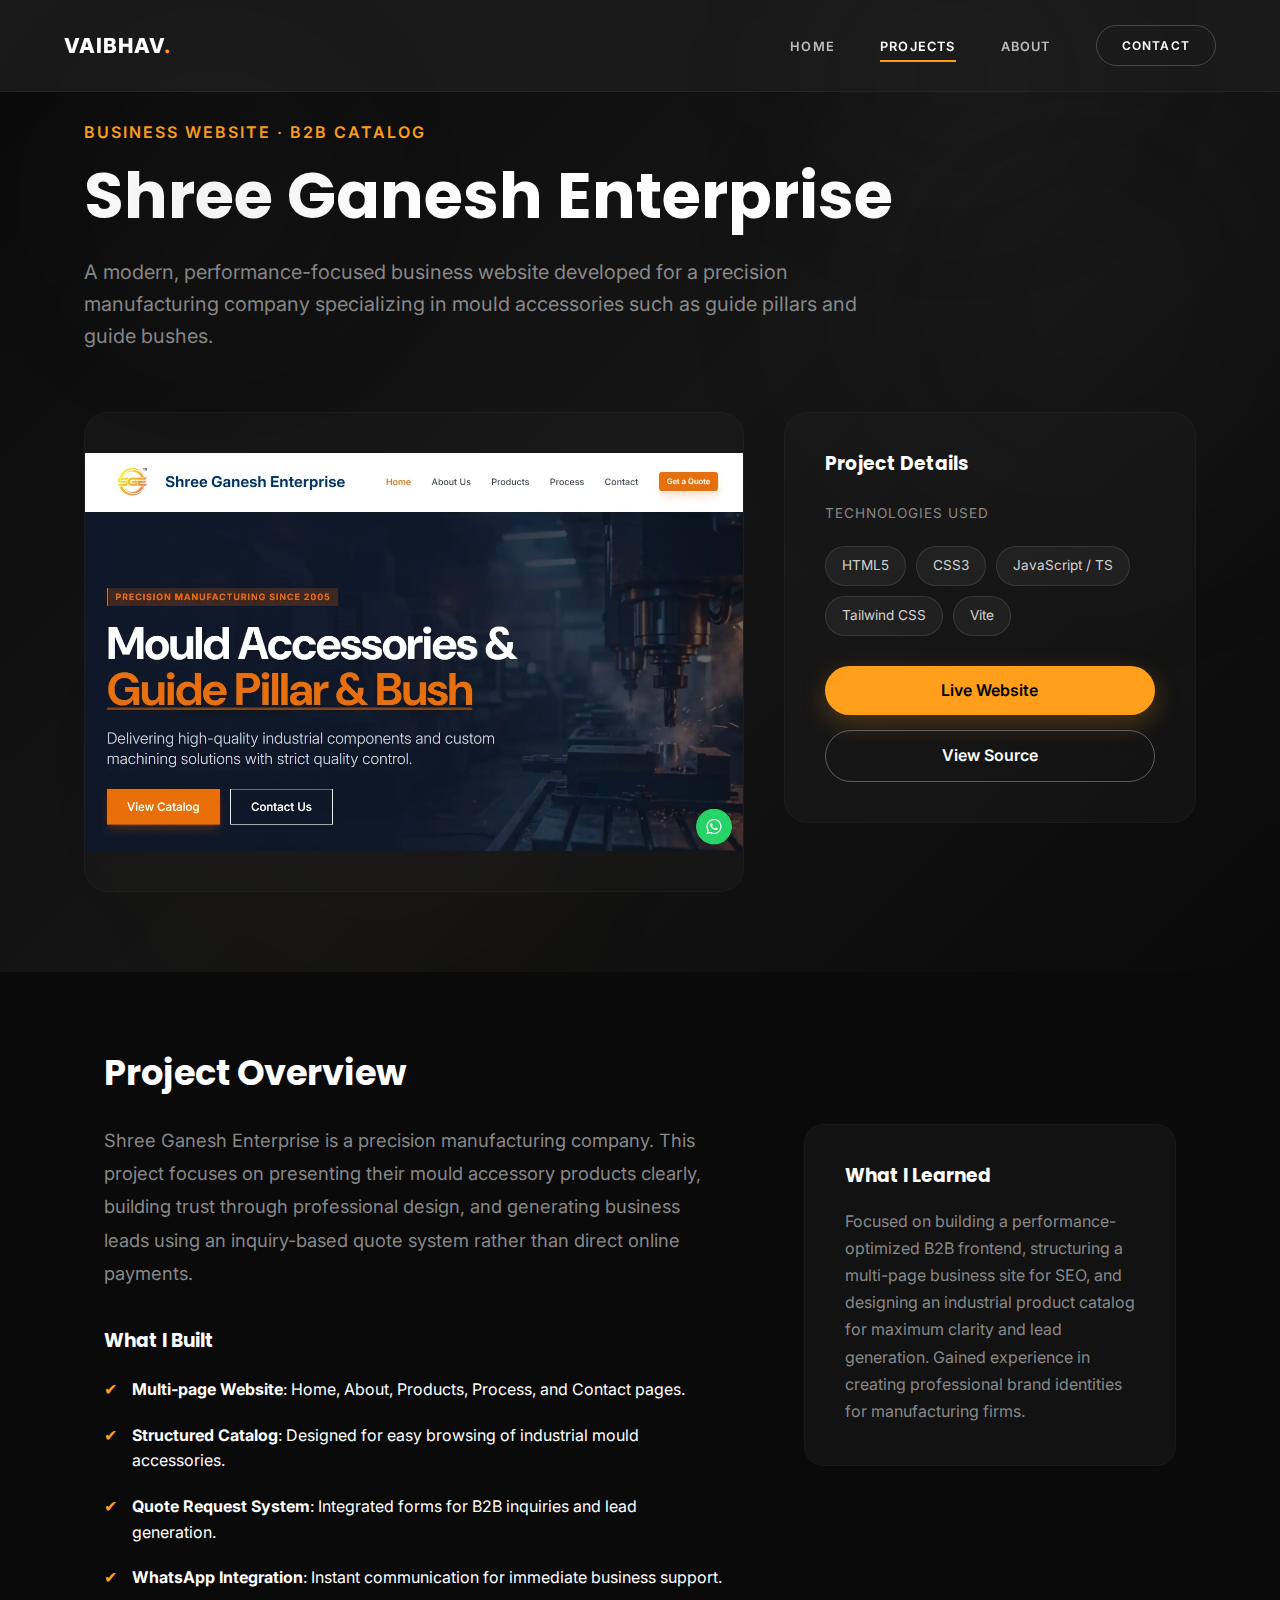
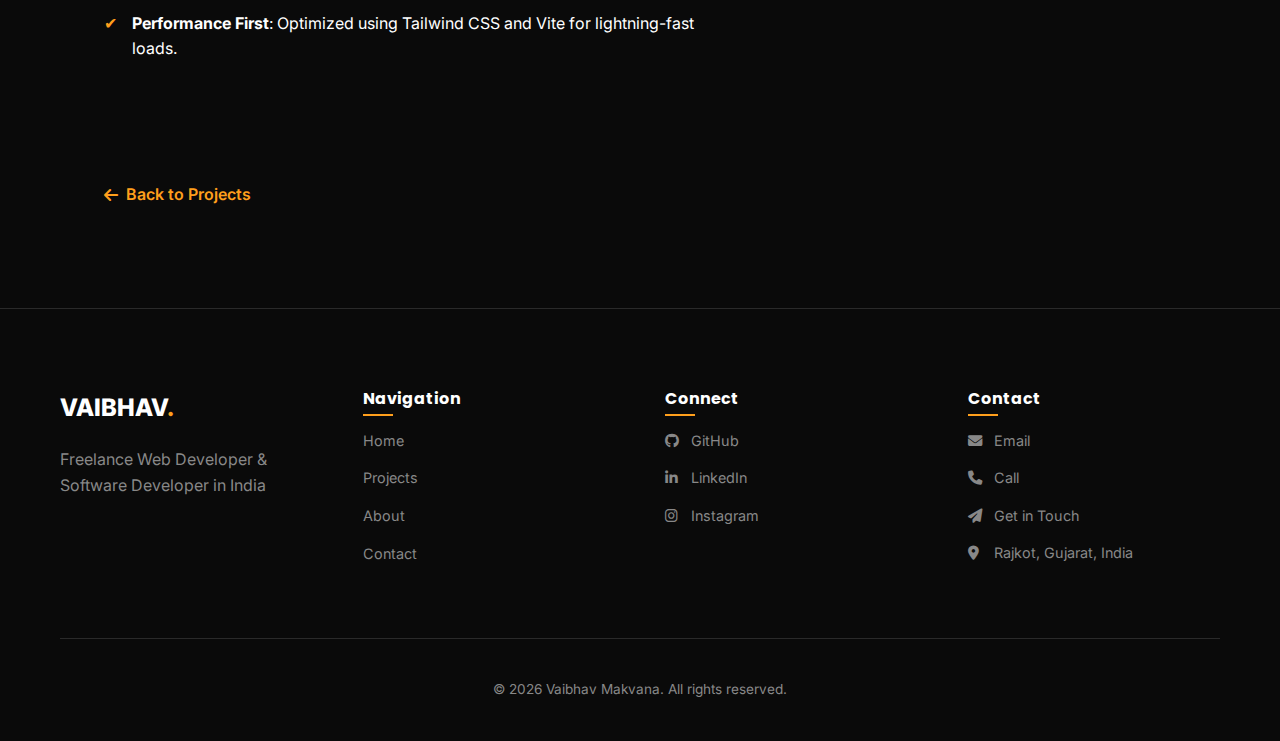
<file: projects/shree-ganesh-enterprise.html>
<!DOCTYPE html>
<html lang="en">

<head>
    <meta charset="UTF-8">
    <meta name="viewport" content="width=device-width, initial-scale=1.0">
    <link rel="canonical" href="https://vaibhavmakvana.in/projects/shree-ganesh-enterprise.html">
    <title>Shree Ganesh Enterprise Portfolio | Vaibhav Makvana Project</title>
    <meta name="description"
        content="Professional B2B manufacturing website showcasing precision engineering products. A project by web developer Vaibhav Makvana.">

    <link rel="icon" type="image/x-icon" href="../favicon.ico">
    <link rel="icon" type="image/png" sizes="32x32" href="../favicon-32x32.png">
    <link rel="icon" type="image/png" sizes="16x16" href="../favicon-16x16.png">
    <link rel="apple-touch-icon" href="../apple-touch-icon.png">

    <link rel="preconnect" href="https://fonts.googleapis.com">
    <link rel="preconnect" href="https://fonts.gstatic.com" crossorigin>
    <link
        href="https://fonts.googleapis.com/css2?family=Inter:wght@400;500;600&family=Poppins:wght@700;800&display=swap"
        rel="stylesheet">

    <link rel="stylesheet" href="../css/styles.css">
    <!-- Font Awesome -->
    <link rel="stylesheet" href="https://cdnjs.cloudflare.com/ajax/libs/font-awesome/6.4.0/css/all.min.css">
</head>

<body>
    <header>
        <div class="container nav">
            <a href="../index.html" class="logo">VAIBHAV<span class="text-accent">.</span></a>
            <ul class="nav-links">
                <li><a href="../index.html">Home</a></li>
                <li><a href="../projects.html" class="active">Projects</a></li>
                <li><a href="../about.html">About</a></li>
                <li><a href="../contact.html" class="btn btn-outline" style="padding: 10px 25px;">Contact</a></li>
            </ul>
        </div>
    </header>

    <main>
        <section class="detail-hero section-hero">
            <div class="container">
                <!-- Title and Subtitle -->
                <div style="margin-bottom: 60px;">
                    <span class="text-accent"
                        style="font-weight: 600; text-transform: uppercase; letter-spacing: 2px;">Business Website · B2B
                        Catalog</span>
                    <h1 style="font-size: clamp(2.5rem, 5vw, 4rem); margin-top: 15px; line-height: 1.1;">Shree Ganesh
                        Enterprise</h1>
                    <p class="text-muted"
                        style="font-size: 1.25rem; margin-top: 25px; max-width: 800px; line-height: 1.6;">A modern,
                        performance-focused business website developed for a precision manufacturing company
                        specializing in mould accessories such as guide pillars and guide bushes.</p>
                </div>

                <div class="split-frame">
                    <!-- Left: Showcase Image -->
                    <div
                        style="background: rgba(30,30,30,0.4); border: 1px solid rgba(255,255,255,0.03); border-radius: 24px; display: flex; align-items: center; justify-content: center; min-height: 480px; overflow: hidden; border: 1px solid rgba(255,255,255,0.03);">
                        <img src="../img/sge.webp" alt="Shree Ganesh Enterprise – B2B Manufacturing Portfolio"
                            loading="lazy" style="width: 100%; height: 100%; object-fit: cover;">
                    </div>

                    <!-- Right: Tech Card -->
                    <div class="card"
                        style="background: rgba(30,30,30,0.4); border: 1px solid rgba(255,255,255,0.03); padding: 40px; border-radius: 24px;">
                        <h3 style="margin-bottom: 25px;">Project Details</h3>
                        <div style="margin-bottom: 30px;">
                            <label class="text-muted"
                                style="font-size: 0.85rem; text-transform: uppercase; letter-spacing: 1px;">Technologies
                                Used</label>
                            <div style="display: flex; flex-wrap: wrap; gap: 10px; margin-top: 20px;">
                                <span class="skill-tag">HTML5</span>
                                <span class="skill-tag">CSS3</span>
                                <span class="skill-tag">JavaScript / TS</span>
                                <span class="skill-tag">Tailwind CSS</span>
                                <span class="skill-tag">Vite</span>
                            </div>
                        </div>
                        <div style="margin-top: auto; display: grid; gap: 15px;">
                            <a href="https://makvana-vaibhav.github.io/shree-ganesh-enterprise/" target="_blank"
                                class="btn btn-primary" style="text-align: center;">Live Website</a>
                            <a href="https://github.com/makvana-vaibhav/shree-ganesh-enterprise" target="_blank"
                                class="btn btn-outline" style="text-align: center;">View Source</a>
                        </div>
                    </div>
                </div>
            </div>
        </section>

        <section class="container" style="padding: 80px 5% 100px;">
            <!-- Overview -->
            <div class="overview-section">
                <h2 style="font-size: 2.2rem; margin-bottom: 30px; font-weight: 700;">Project Overview</h2>
                <div class="detail-grid">
                    <div>
                        <p class="text-muted" style="font-size: 1.15rem; line-height: 1.8; margin-bottom: 40px;">
                            Shree Ganesh Enterprise is a precision manufacturing company. This project focuses on
                            presenting their mould accessory products clearly, building trust through professional
                            design, and generating business leads using an inquiry-based quote system rather than direct
                            online payments.
                        </p>

                        <h3 style="margin-bottom: 25px;">What I Built</h3>
                        <div class="feature-item">
                            <span class="text-accent">✔</span>
                            <div><strong>Multi-page Website</strong>: Home, About, Products, Process, and Contact pages.
                            </div>
                        </div>
                        <div class="feature-item">
                            <span class="text-accent">✔</span>
                            <div><strong>Structured Catalog</strong>: Designed for easy browsing of industrial mould
                                accessories.</div>
                        </div>
                        <div class="feature-item">
                            <span class="text-accent">✔</span>
                            <div><strong>Quote Request System</strong>: Integrated forms for B2B inquiries and lead
                                generation.</div>
                        </div>
                        <div class="feature-item">
                            <span class="text-accent">✔</span>
                            <div><strong>WhatsApp Integration</strong>: Instant communication for immediate business
                                support.</div>
                        </div>
                        <div class="feature-item">
                            <span class="text-accent">✔</span>
                            <div><strong>Performance First</strong>: Optimized using Tailwind CSS and Vite for
                                lightning-fast loads.</div>
                        </div>
                    </div>

                    <div
                        style="background: rgba(30, 30, 30, 0.4); padding: 40px; border-radius: 20px; border: 1px solid rgba(255, 255, 255, 0.03);">
                        <h3 style="margin-bottom: 20px;">What I Learned</h3>
                        <p class="text-muted" style="line-height: 1.7;">Focused on building a performance-optimized B2B
                            frontend, structuring a multi-page business site for SEO, and designing an industrial
                            product catalog for maximum clarity and lead generation. Gained experience in creating
                            professional brand identities for manufacturing firms.</p>
                    </div>
                </div>
            </div>

            <div style="margin-top: 100px;">
                <a href="../projects.html" class="text-accent"
                    style="font-weight: 600; text-decoration: none; display: flex; align-items: center; gap: 8px;">
                    <i class="fas fa-arrow-left"></i> Back to Projects
                </a>
            </div>
        </section>
    </main>
    <!-- Footer -->
    <footer>
        <div class="container">
            <div class="footer-content">
                <div>
                    <div class="footer-logo">VAIBHAV<span class="text-accent">.</span></div>
                    <p class="text-muted" style="margin-bottom: 25px; max-width: 300px;">Freelance Web Developer &
                        Software Developer in India</p>
                </div>
                <div>
                    <h4 class="footer-title">Navigation</h4>
                    <ul class="footer-links">
                        <li><a href="../index.html">Home</a></li>
                        <li><a href="../projects.html">Projects</a></li>
                        <li><a href="../about.html">About</a></li>
                        <li><a href="../contact.html">Contact</a></li>
                    </ul>
                </div>
                <div>
                    <h4 class="footer-title">Connect</h4>
                    <ul class="footer-links">
                        <li><a href="https://github.com/makvana-vaibhav" target="_blank"><i class="fab fa-github"
                                    style="margin-right: 10px; width: 16px;"></i>GitHub</a></li>
                        <li><a href="https://www.linkedin.com/in/vaibhav-makvana/" target="_blank"><i
                                    class="fab fa-linkedin-in" style="margin-right: 10px; width: 16px;"></i>LinkedIn</a>
                        </li>
                        <li><a href="https://www.instagram.com/vaibhav_.ahir/" target="_blank"><i
                                    class="fab fa-instagram" style="margin-right: 10px; width: 16px;"></i>Instagram</a>
                        </li>
                    </ul>
                </div>
                <div>
                    <h4 class="footer-title">Contact</h4>
                    <ul class="footer-links">
                        <li><a href="mailto:vaibhavmakvana14118@gmail.com"><i class="fas fa-envelope"
                                    style="margin-right: 10px; width: 16px;"></i>Email</a></li>
                        <li><a href="tel:+919106117060"><i class="fas fa-phone"
                                    style="margin-right: 10px; width: 16px;"></i>Call</a></li>
                        <li><a href="../contact.html"><i class="fas fa-paper-plane"
                                    style="margin-right: 10px; width: 16px;"></i>Get in Touch</a></li>
                        <li class="text-muted" style="font-size: 0.9rem; margin-top: 10px;"><i
                                class="fas fa-location-dot" style="margin-right: 10px; width: 16px;"></i>Rajkot,
                            Gujarat, India</li>
                    </ul>
                </div>
            </div>
            <div class="footer-bottom">
                <p>&copy; 2026 Vaibhav Makvana. All rights reserved.</p>
            </div>
        </div>
    </footer>

    <script src="../js/data.js"></script>
    <script src="../js/main.js"></script>
</body>

</html>
</file>
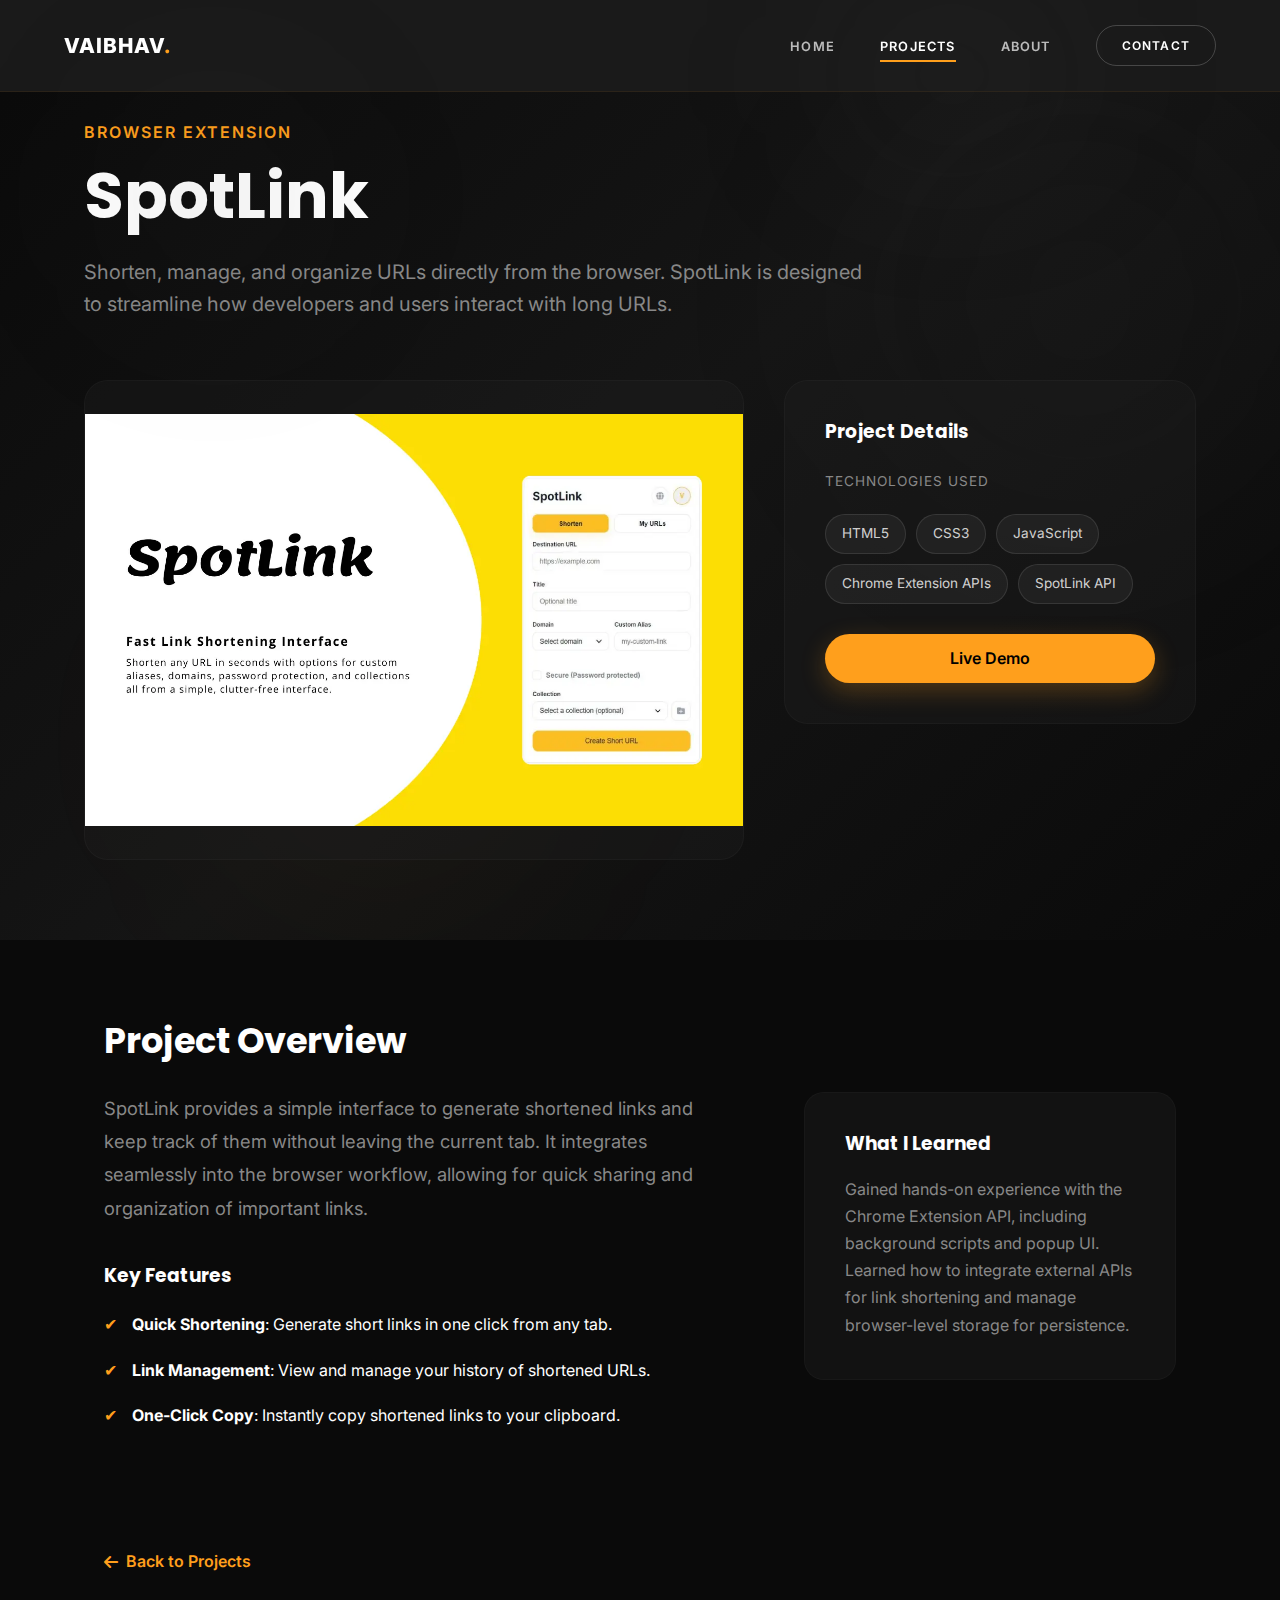
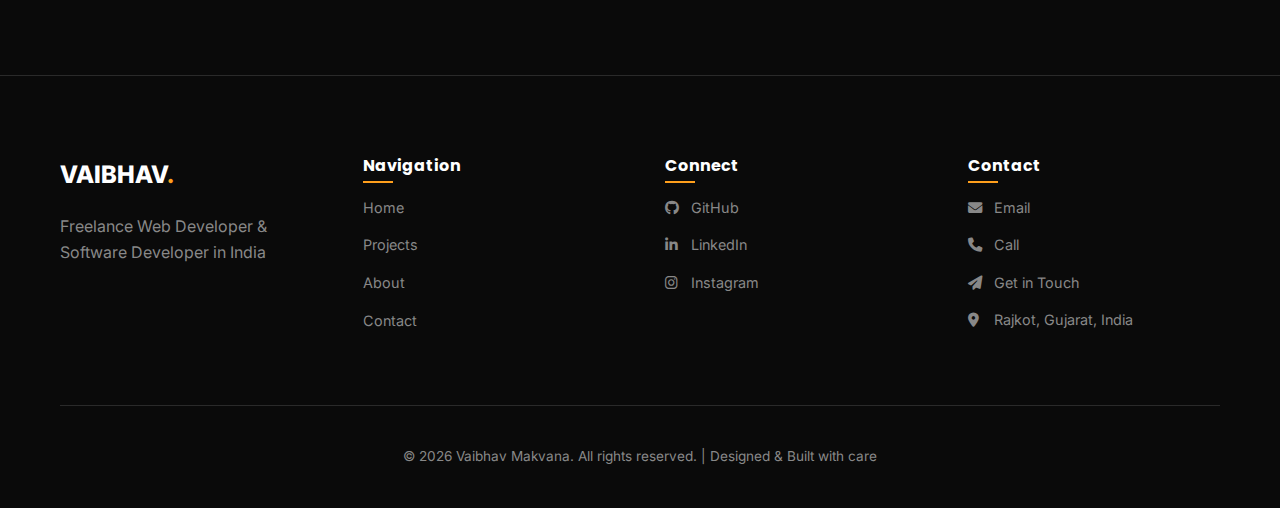
<file: projects/spotlink.html>
<!DOCTYPE html>
<html lang="en">

<head>
    <meta charset="UTF-8">
    <meta name="viewport" content="width=device-width, initial-scale=1.0">
    <link rel="canonical" href="https://vaibhavmakvana.in/projects/spotlink.html">
    <title>SpotLink Browser Extension | Vaibhav Makvana Project</title>
    <meta name="description"
        content="Shorten, manage, and organize URLs directly from the browser with SpotLink. A custom-built browser extension by Vaibhav Makvana.">

    <link rel="icon" type="image/x-icon" href="../favicon.ico">
    <link rel="icon" type="image/png" sizes="32x32" href="../favicon-32x32.png">
    <link rel="icon" type="image/png" sizes="16x16" href="../favicon-16x16.png">
    <link rel="apple-touch-icon" href="../apple-touch-icon.png">

    <link rel="preconnect" href="https://fonts.googleapis.com">
    <link rel="preconnect" href="https://fonts.gstatic.com" crossorigin>
    <link
        href="https://fonts.googleapis.com/css2?family=Inter:wght@400;500;600&family=Poppins:wght@700;800&display=swap"
        rel="stylesheet">

    <link rel="stylesheet" href="../css/styles.css">
    <!-- Font Awesome -->
    <link rel="stylesheet" href="https://cdnjs.cloudflare.com/ajax/libs/font-awesome/6.4.0/css/all.min.css">
</head>

<body>
    <header>
        <div class="container nav">
            <a href="../index.html" class="logo">VAIBHAV<span class="text-accent">.</span></a>
            <ul class="nav-links">
                <li><a href="../index.html">Home</a></li>
                <li><a href="../projects.html" class="active">Projects</a></li>
                <li><a href="../about.html">About</a></li>
                <li><a href="../contact.html" class="btn btn-outline" style="padding: 10px 25px;">Contact</a></li>
            </ul>
        </div>
    </header>

    <main>
        <section class="detail-hero section-hero">
            <div class="container">
                <!-- Title and Subtitle -->
                <div style="margin-bottom: 60px;">
                    <span class="text-accent"
                        style="font-weight: 600; text-transform: uppercase; letter-spacing: 2px;">Browser
                        Extension</span>
                    <h1 style="font-size: clamp(2.5rem, 5vw, 4rem); margin-top: 15px; line-height: 1.1;">SpotLink</h1>
                    <p class="text-muted"
                        style="font-size: 1.25rem; margin-top: 25px; max-width: 800px; line-height: 1.6;">Shorten,
                        manage, and organize URLs directly from the browser. SpotLink is designed to streamline how
                        developers and users interact with long URLs.</p>
                </div>

                <div class="split-frame">
                    <!-- Left: Showcase Image -->
                    <div
                        style="background: rgba(30,30,30,0.4); border: 1px solid rgba(255,255,255,0.03); border-radius: 24px; display: flex; align-items: center; justify-content: center; min-height: 480px; overflow: hidden; border: 1px solid rgba(255,255,255,0.03);">
                        <img src="../img/spotlink.webp" alt="SpotLink – URL Shortener Chrome Extension" loading="lazy"
                            style="width: 100%; height: 100%; object-fit: cover;">
                    </div>

                    <!-- Right: Tech Card -->
                    <div class="card"
                        style="background: rgba(30,30,30,0.4); border: 1px solid rgba(255,255,255,0.03); padding: 40px; border-radius: 24px;">
                        <h3 style="margin-bottom: 25px;">Project Details</h3>
                        <div style="margin-bottom: 30px;">
                            <label class="text-muted"
                                style="font-size: 0.85rem; text-transform: uppercase; letter-spacing: 1px;">Technologies
                                Used</label>
                            <div style="display: flex; flex-wrap: wrap; gap: 10px; margin-top: 20px;">
                                <span class="skill-tag">HTML5</span>
                                <span class="skill-tag">CSS3</span>
                                <span class="skill-tag">JavaScript</span>
                                <span class="skill-tag">Chrome Extension APIs</span>
                                <span class="skill-tag">SpotLink API</span>
                            </div>
                        </div>
                        <div style="margin-top: auto; display: grid; gap: 15px;">
                            <a href="https://spotlink.cc/spotlink" target="_blank" class="btn btn-primary"
                                style="text-align: center;">Live Demo</a>
                        </div>
                    </div>
                </div>
            </div>
        </section>

        <section class="container" style="padding: 80px 5% 100px;">
            <!-- Overview -->
            <div class="overview-section">
                <h2 style="font-size: 2.2rem; margin-bottom: 30px; font-weight: 700;">Project Overview</h2>
                <div class="detail-grid">
                    <div>
                        <p class="text-muted" style="font-size: 1.15rem; line-height: 1.8; margin-bottom: 40px;">
                            SpotLink provides a simple interface to generate shortened links and keep track of them
                            without leaving the current tab. It integrates seamlessly into the browser workflow,
                            allowing for quick sharing and organization of important links.
                        </p>

                        <h3 style="margin-bottom: 25px;">Key Features</h3>
                        <div class="feature-item">
                            <span class="text-accent">✔</span>
                            <div><strong>Quick Shortening</strong>: Generate short links in one click from any tab.
                            </div>
                        </div>
                        <div class="feature-item">
                            <span class="text-accent">✔</span>
                            <div><strong>Link Management</strong>: View and manage your history of shortened URLs.</div>
                        </div>
                        <div class="feature-item">
                            <span class="text-accent">✔</span>
                            <div><strong>One-Click Copy</strong>: Instantly copy shortened links to your clipboard.
                            </div>
                        </div>
                    </div>

                    <div
                        style="background: rgba(30, 30, 30, 0.4); padding: 40px; border-radius: 20px; border: 1px solid rgba(255, 255, 255, 0.03);">
                        <h3 style="margin-bottom: 20px;">What I Learned</h3>
                        <p class="text-muted" style="line-height: 1.7;">Gained hands-on experience with the Chrome
                            Extension API, including background scripts and popup UI. Learned how to integrate external
                            APIs for link shortening and manage browser-level storage for persistence.</p>
                    </div>
                </div>
            </div>

            <div style="margin-top: 100px;">
                <a href="../projects.html" class="text-accent"
                    style="font-weight: 600; text-decoration: none; display: flex; align-items: center; gap: 8px;">
                    <i class="fas fa-arrow-left"></i> Back to Projects
                </a>
            </div>
        </section>
    </main>
    <!-- Footer -->
    <footer>
        <div class="container">
            <div class="footer-content">
                <div>
                    <div class="footer-logo">VAIBHAV<span class="text-accent">.</span></div>
                    <p class="text-muted" style="margin-bottom: 25px; max-width: 300px;">Freelance Web Developer &
                        Software Developer in India</p>
                </div>
                <div>
                    <h4 class="footer-title">Navigation</h4>
                    <ul class="footer-links">
                        <li><a href="../index.html">Home</a></li>
                        <li><a href="../projects.html">Projects</a></li>
                        <li><a href="../about.html">About</a></li>
                        <li><a href="../contact.html">Contact</a></li>
                    </ul>
                </div>
                <div>
                    <h4 class="footer-title">Connect</h4>
                    <ul class="footer-links">
                        <li><a href="https://github.com/makvana-vaibhav" target="_blank"><i class="fab fa-github"
                                    style="margin-right: 10px; width: 16px;"></i>GitHub</a></li>
                        <li><a href="https://www.linkedin.com/in/vaibhav-makvana/" target="_blank"><i
                                    class="fab fa-linkedin-in" style="margin-right: 10px; width: 16px;"></i>LinkedIn</a>
                        </li>
                        <li><a href="https://www.instagram.com/vaibhav_.ahir/" target="_blank"><i
                                    class="fab fa-instagram" style="margin-right: 10px; width: 16px;"></i>Instagram</a>
                        </li>
                    </ul>
                </div>
                <div>
                    <h4 class="footer-title">Contact</h4>
                    <ul class="footer-links">
                        <li><a href="mailto:vaibhavmakvana14118@gmail.com"><i class="fas fa-envelope"
                                    style="margin-right: 10px; width: 16px;"></i>Email</a></li>
                        <li><a href="tel:+919106117060"><i class="fas fa-phone"
                                    style="margin-right: 10px; width: 16px;"></i>Call</a></li>
                        <li><a href="../contact.html"><i class="fas fa-paper-plane"
                                    style="margin-right: 10px; width: 16px;"></i>Get in Touch</a></li>
                        <li class="text-muted" style="font-size: 0.9rem; margin-top: 10px;"><i
                                class="fas fa-location-dot" style="margin-right: 10px; width: 16px;"></i>Rajkot,
                            Gujarat, India</li>
                    </ul>
                </div>
            </div>
            <div class="footer-bottom">
                <p>&copy; 2026 Vaibhav Makvana. All rights reserved. | Designed & Built with care</p>
            </div>
        </div>
    </footer>

    <script src="../js/main.js"></script>
</body>

</html>
</file>
<file: css/styles.css>
/* 
  Styles for Vaibhav Makvana Portfolio
  Dark Theme Design inspired by reference.
*/

:root {
  /* Colors */
  --bg-color: #0a0a0a;
  --bg-lighter: #121212;
  --bg-card: #1a1a1a;
  --bg-card-dark: #0f0f0f;
  --accent-color: #ff9f1c;
  /* Lighter, more vibrant orange */
  --text-main: #ffffff;
  --text-muted: #888888;
  --border-color: #2a2a2a;
  --gray-subtle: #1a1a1a;
  --gray-lighter: #3a3a3a;

  /* Typography */
  --font-main: 'Inter', -apple-system, BlinkMacSystemFont, "Segoe UI", Roboto, sans-serif;
  --font-heading: 'Poppins', sans-serif;

  /* Spacing */
  --section-padding: 100px 5%;
  --container-max-width: 1200px;

  /* Transitions */
  --transition: all 0.3s ease;

  /* Project Details */
  --detail-card-bg: rgba(30, 30, 30, 0.4);
}

* {
  margin: 0;
  padding: 0;
  box-sizing: border-box;
}

html {
  scroll-behavior: smooth;
}

body {
  background-color: var(--bg-color);
  color: var(--text-main);
  font-family: var(--font-main);
  line-height: 1.6;
  overflow-x: hidden;
}

/* Global Hero Section with Background Effects */
.section-hero {
  position: relative;
  overflow: hidden;
  background: linear-gradient(135deg, #0a0a0a 0%, #151515 50%, #0a0a0a 100%);
  z-index: 1;
}

.section-hero::before {
  content: '';
  position: absolute;
  top: 0;
  right: -100px;
  width: 600px;
  height: 600px;
  background: radial-gradient(circle, rgba(58, 58, 58, 0.15) 0%, transparent 70%);
  border-radius: 50%;
  filter: blur(80px);
  z-index: -1;
  pointer-events: none;
}

.section-hero::after {
  content: '';
  position: absolute;
  bottom: -50px;
  left: 10%;
  width: 500px;
  height: 500px;
  background: radial-gradient(circle, rgba(255, 159, 28, 0.05) 0%, transparent 70%);
  border-radius: 50%;
  filter: blur(100px);
  z-index: -1;
  pointer-events: none;
}

.section-hero .container {
  position: relative;
  z-index: 1;
}

h1,
h2,
h3,
h4 {
  font-family: var(--font-heading);
  font-weight: 700;
  line-height: 1.2;
}

a {
  text-decoration: none;
  color: inherit;
  transition: var(--transition);
}

ul {
  list-style: none;
}

img {
  max-width: 100%;
  display: block;
}

/* Layout Containers */
.container {
  max-width: var(--container-max-width);
  margin: 0 auto;
  padding: 0 20px;
}

.nav.container {
  max-width: none;
  width: 100%;
  padding: 0 5%;
}

.section {
  padding: var(--section-padding);
}

/* Typography Helpers */
.text-accent {
  color: var(--accent-color);
}

.text-muted {
  color: var(--text-muted);
}

/* Buttons */
.btn {
  display: inline-block;
  padding: 12px 32px;
  border-radius: 50px;
  font-weight: 600;
  cursor: pointer;
  transition: var(--transition);
  border: none;
  font-size: 1rem;
}

.btn-primary {
  background-color: var(--accent-color);
  color: #000;
  box-shadow: 0 8px 25px rgba(255, 159, 28, 0.25);
}

.btn-primary:hover {
  transform: translateY(-2px);
  box-shadow: 0 12px 35px rgba(255, 159, 28, 0.4);
  box-shadow: 0 10px 20px rgba(255, 138, 0, 0.3);
}

.btn-outline {
  border: 1px solid rgba(255, 255, 255, 0.3);
  background: transparent;
  color: var(--text-main);
}

.btn-outline:hover {
  border-color: var(--accent-color);
  color: var(--accent-color);
  background: rgba(255, 159, 28, 0.05);
  transform: translateY(-2px);
}

/* Navigation */
header {
  position: fixed;
  top: 0;
  left: 0;
  width: 100%;
  padding: 25px 0;
  z-index: 1000;
  transition: var(--transition);
  background: #1a1a1a;
  backdrop-filter: blur(10px);
  border-bottom: 1px solid rgba(255, 159, 28, 0.08);
}

header::before {
  content: '';
  position: absolute;
  top: 0;
  right: 10%;
  width: 400px;
  height: 150px;
  background: radial-gradient(circle, rgba(58, 58, 58, 0.25) 0%, transparent 70%);
  border-radius: 50%;
  filter: blur(80px);
  pointer-events: none;
}

header::after {
  content: '';
  position: absolute;
  top: 50%;
  left: 5%;
  width: 300px;
  height: 300px;
  background: radial-gradient(circle, rgba(58, 58, 58, 0.15) 0%, transparent 70%);
  border-radius: 50%;
  filter: blur(80px);
  pointer-events: none;
}

header.scrolled {
  background: rgba(26, 26, 26, 0.95);
  padding: 15px 0;
  backdrop-filter: blur(15px);
  border-bottom: 1px solid rgba(58, 58, 58, 0.5);
}

.nav {
  position: relative;
  z-index: 1;
  display: flex;
  justify-content: space-between;
  align-items: center;
  gap: 0;
  width: 100%;
}

.logo {
  font-size: 1.3rem;
  font-weight: 800;
  letter-spacing: 1px;
  flex-shrink: 0;
  white-space: nowrap;
}

.nav-links {
  display: flex;
  gap: 45px;
  align-items: center;
  margin-left: auto;
}

.nav-links a {
  font-size: 0.8rem;
  font-weight: 600;
  text-transform: uppercase;
  letter-spacing: 1.2px;
  color: rgba(255, 255, 255, 0.7);
  position: relative;
  transition: color 0.3s ease;
  text-decoration: none;
}

.nav-links a:not(.btn)::after {
  content: '';
  position: absolute;
  bottom: -8px;
  left: 0;
  width: 0;
  height: 2px;
  background: var(--accent-color);
  transition: width 0.3s ease;
}

.nav-links a:not(.btn):hover::after,
.nav-links a:not(.btn).active::after {
  width: 100%;
}

.nav-links a:not(.btn):hover,
.nav-links a:not(.btn).active {
  color: var(--text-main);
}

.nav-links .btn {
  margin: 0;
  padding: 10px 28px;
  border-radius: 50px;
  font-size: 0.75rem;
  letter-spacing: 1.2px;
  border: 1.5px solid rgba(255, 255, 255, 0.2);
  background: transparent;
  color: #fff;
  font-weight: 600;
  text-transform: uppercase;
  transition: all 0.3s ease;
  box-shadow: none;
  display: inline-block;
}

.nav-links .btn:hover {
  border-color: rgba(255, 255, 255, 0.5);
  color: #fff;
  background: rgba(255, 255, 255, 0.1);
  transform: translateY(-1px);
}

.nav-links .btn:hover::after {
  width: 0;
}

.nav-toggle {
  display: none;
  cursor: pointer;
  font-size: 1.5rem;
}

/* Footer */
footer {
  padding: 80px 0 40px;
  border-top: 1px solid var(--border-color);
  background: #0a0a0a;
}

.footer-content {
  display: grid;
  grid-template-columns: 1fr 1fr 1fr 1fr;
  gap: 50px;
  margin-bottom: 60px;
}

.footer-logo {
  font-size: 1.5rem;
  font-weight: 800;
  margin-bottom: 20px;
}

.footer-title {
  font-size: 1rem;
  margin-bottom: 20px;
  position: relative;
  font-weight: 700;
}

.footer-title::after {
  content: '';
  position: absolute;
  left: 0;
  bottom: -8px;
  width: 30px;
  height: 2px;
  background: var(--accent-color);
}

.footer-links li {
  margin-bottom: 12px;
}

.footer-links a {
  font-size: 0.9rem;
  color: var(--text-muted);
  transition: var(--transition);
}

.footer-links a:hover {
  color: var(--accent-color);
}

.footer-socials {
  display: flex;
  gap: 20px;
  margin-top: 20px;
}

.footer-bottom {
  text-align: center;
  padding-top: 40px;
  border-top: 1px solid var(--border-color);
  font-size: 0.85rem;
  color: var(--text-muted);
}

/* Cards */
.card {
  background: var(--bg-card);
  border-radius: 16px;
  padding: 30px;
  transition: var(--transition);
  border: 1px solid rgba(255, 255, 255, 0.08);
}

.card:hover {
  transform: translateY(-8px);
  border-color: rgba(255, 138, 0, 0.3);
  background: rgba(255, 138, 0, 0.02);
}

/* Skill Tags (Site-wide) */
.skill-list {
  list-style: none;
  display: flex;
  flex-wrap: wrap;
  gap: 10px;
}

.skill-tag {
  background: rgba(255, 255, 255, 0.05);
  border: 1px solid rgba(255, 255, 255, 0.1);
  padding: 8px 16px;
  border-radius: 50px;
  font-size: 0.85rem;
  color: rgba(255, 255, 255, 0.8);
  transition: all 0.3s ease;
  display: inline-block;
}

.skill-pod:hover .skill-tag,
.card:hover .skill-tag {
  background: rgba(255, 255, 255, 0.08);
  border-color: rgba(255, 255, 255, 0.2);
  color: #fff;
}

/* Project Detail Layout Fixes */
.detail-hero {
  padding: 120px 5% 80px;
}

.detail-hero .split-frame {
  display: grid;
  grid-template-columns: 1.6fr 1fr;
  gap: 40px;
  align-items: start;
}

.detail-grid {
  display: grid;
  grid-template-columns: 2fr 1.2fr;
  gap: 80px;
  align-items: start;
}

.feature-item {
  margin-bottom: 20px;
  display: flex;
  align-items: flex-start;
  gap: 15px;
}

/* Responsive */
@media (max-width: 992px) {
  .nav-links {
    gap: 30px;
  }

  .footer-content {
    grid-template-columns: 1fr 1fr;
  }

  .detail-grid,
  .detail-hero .split-frame {
    grid-template-columns: 1fr;
    gap: 40px;
  }
}

@media (max-width: 768px) {
  .section {
    padding: 60px 5%;
  }

  header {
    padding: 15px 0;
  }

  .container {
    padding: 0 5%;
  }

  .nav-links {
    display: none;
    position: absolute;
    top: 100%;
    left: 0;
    width: 100%;
    background: rgba(26, 26, 26, 0.98);
    flex-direction: column;
    padding: 30px 20px;
    gap: 15px;
    border-top: 1px solid var(--border-color);
    margin-right: 0 !important;
  }

  .nav-links a {
    color: rgba(255, 255, 255, 0.8);
    font-size: 0.75rem;
  }

  .nav-links .btn {
    width: 100%;
    text-align: center;
    margin-top: 10px;
  }

  .nav-links.active {
    display: flex;
  }

  .nav-toggle {
    display: block;
    font-size: 1.5rem;
    position: relative;
    z-index: 10;
  }

  .footer-content {
    grid-template-columns: 1fr;
    gap: 40px;
  }
}
</file>
